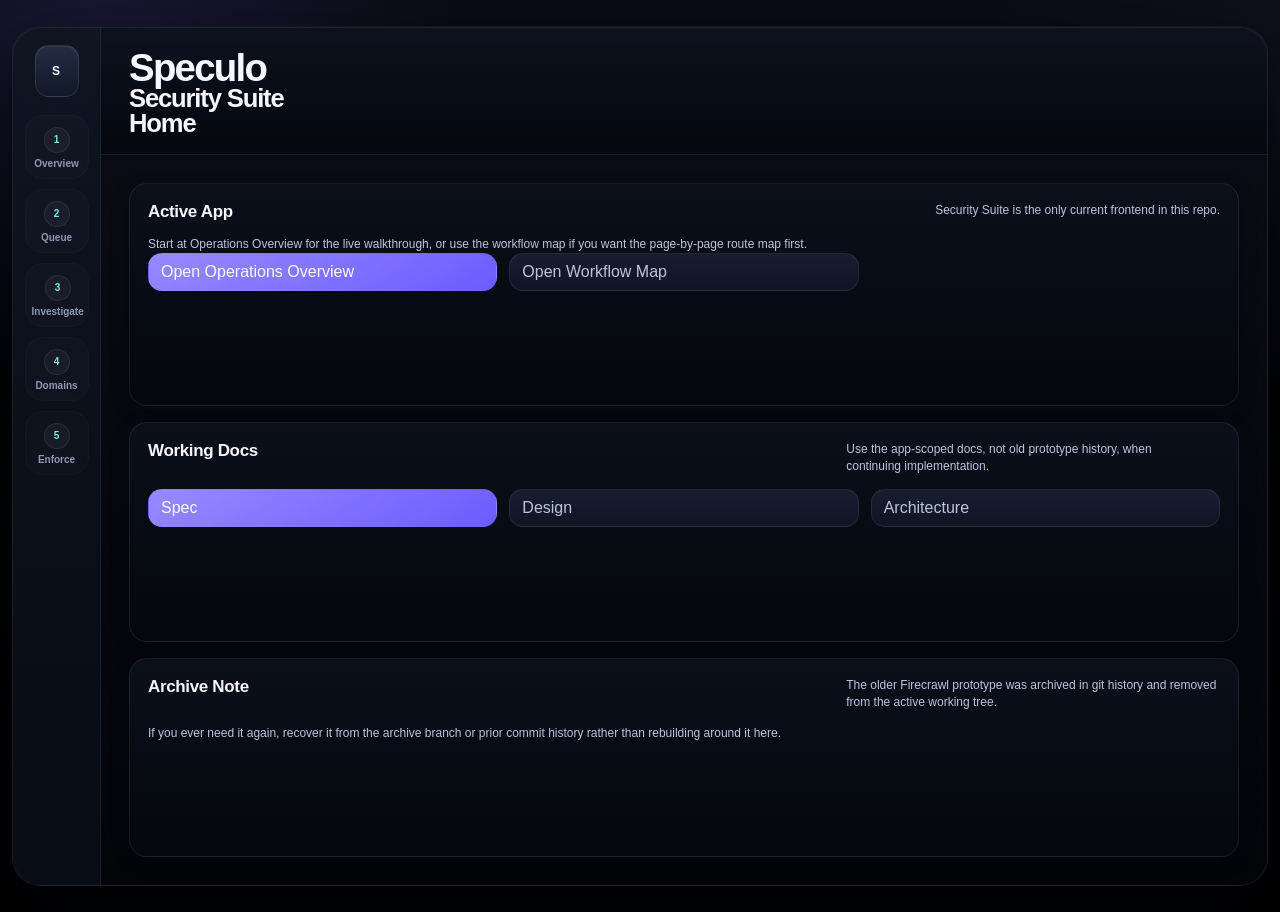
<file: index.html>
<!doctype html>
<html lang="en">
  <head>
    <meta charset="UTF-8" />
    <meta name="viewport" content="width=device-width, initial-scale=1.0" />
    <title>Speculo Security Suite</title>
    <link rel="stylesheet" href="./design-system/saas-security-neon/tokens.css" />
    <link rel="stylesheet" href="./dashboard/security-suite/assets/security-suite.css" />
  </head>
  <body class="theme-saas-security-neon">
    <div class="ss-page">
      <div class="ss-shell">
        <aside class="ss-rail">
          <a class="ss-logo" href="./index.html" aria-label="Speculo Home">S</a>
          <nav class="ss-rail-nav" aria-label="Security Suite pages">
            <a class="ss-icon-link" href="./dashboard/security-suite/security-overview.html" aria-label="Operations Overview"><span class="ss-icon-letter">1</span><span class="ss-icon-text">Overview</span></a>
            <a class="ss-icon-link" href="./dashboard/security-suite/table.html" aria-label="Case Queue"><span class="ss-icon-letter">2</span><span class="ss-icon-text">Queue</span></a>
            <a class="ss-icon-link" href="./dashboard/security-suite/charts.html" aria-label="Case Investigation"><span class="ss-icon-letter">3</span><span class="ss-icon-text">Investigate</span></a>
            <a class="ss-icon-link" href="./dashboard/security-suite/heatmap.html" aria-label="Domain Portfolio"><span class="ss-icon-letter">4</span><span class="ss-icon-text">Domains</span></a>
            <a class="ss-icon-link" href="./dashboard/security-suite/ui-elements.html" aria-label="Enforcement and Vendor Tracker"><span class="ss-icon-letter">5</span><span class="ss-icon-text">Enforce</span></a>
          </nav>
        </aside>

        <main class="ss-main">
          <header class="ss-topbar">
            <div class="ss-topbar-row">
              <div>
                <p class="ss-overview-title-prefix">Speculo</p>
                <h1 class="ss-page-title">Security Suite Home</h1>
              </div>
            </div>
          </header>

          <section class="ss-content ss-grid">
            <article class="ss-card">
              <div class="ss-card-title-row">
                <h2 class="ss-card-title">Active App</h2>
                <p class="ss-subtle">Security Suite is the only current frontend in this repo.</p>
              </div>
              <p class="ss-subtle">
                Start at Operations Overview for the live walkthrough, or use the workflow map if you want the page-by-page route map first.
              </p>
              <div class="ss-kpi-row">
                <a class="ss-link-btn primary" href="./dashboard/security-suite/security-overview.html">Open Operations Overview</a>
                <a class="ss-link-btn" href="./dashboard/security-suite/index.html">Open Workflow Map</a>
              </div>
            </article>

            <article class="ss-card">
              <div class="ss-card-title-row">
                <h2 class="ss-card-title">Working Docs</h2>
                <p class="ss-subtle">Use the app-scoped docs, not old prototype history, when continuing implementation.</p>
              </div>
              <div class="ss-kpi-row">
                <a class="ss-link-btn primary" href="./dashboard/security-suite/docs/spec.md">Spec</a>
                <a class="ss-link-btn" href="./dashboard/security-suite/docs/design.md">Design</a>
                <a class="ss-link-btn" href="./dashboard/security-suite/docs/architecture.md">Architecture</a>
              </div>
            </article>

            <article class="ss-card">
              <div class="ss-card-title-row">
                <h2 class="ss-card-title">Archive Note</h2>
                <p class="ss-subtle">The older Firecrawl prototype was archived in git history and removed from the active working tree.</p>
              </div>
              <p class="ss-subtle">
                If you ever need it again, recover it from the archive branch or prior commit history rather than rebuilding around it here.
              </p>
            </article>
          </section>
        </main>
      </div>
    </div>
  </body>
</html>
</file>
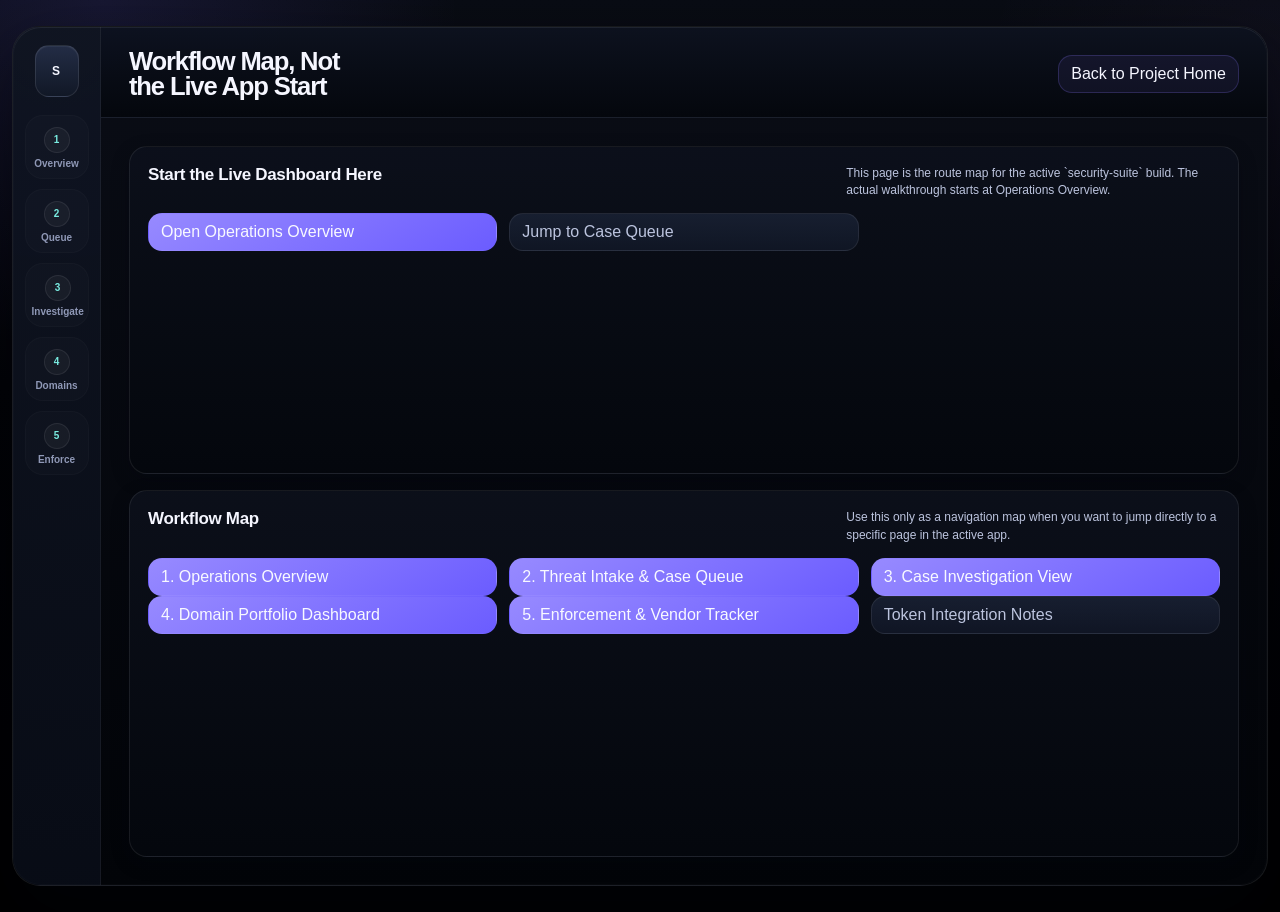
<file: dashboard/security-suite/index.html>
<!doctype html>
<html lang="en">
  <head>
    <meta charset="UTF-8" />
    <meta name="viewport" content="width=device-width, initial-scale=1.0" />
    <title>Brand Protection Control Center — Active Workflow Map</title>
    <link rel="stylesheet" href="../../design-system/saas-security-neon/tokens.css" />
    <link rel="stylesheet" href="./assets/security-suite.css" />
  </head>
  <body class="theme-saas-security-neon">
    <div class="ss-page">
      <div class="ss-shell">
        <aside class="ss-rail">
          <button class="ss-logo" type="button" data-brand-trigger aria-label="About Speculo">S</button>
          <nav class="ss-rail-nav" aria-label="Brand Protection Control Center pages">
            <a class="ss-icon-link" href="./security-overview.html" aria-label="Operations Overview"><span class="ss-icon-letter">1</span><span class="ss-icon-text">Overview</span></a>
            <a class="ss-icon-link" href="./table.html" aria-label="Case Queue"><span class="ss-icon-letter">2</span><span class="ss-icon-text">Queue</span></a>
            <a class="ss-icon-link" href="./charts.html" aria-label="Case Investigation"><span class="ss-icon-letter">3</span><span class="ss-icon-text">Investigate</span></a>
            <a class="ss-icon-link" href="./heatmap.html" aria-label="Domain Portfolio"><span class="ss-icon-letter">4</span><span class="ss-icon-text">Domains</span></a>
            <a class="ss-icon-link" href="./ui-elements.html" aria-label="Enforcement and Vendor Tracker"><span class="ss-icon-letter">5</span><span class="ss-icon-text">Enforce</span></a>
          </nav>
        </aside>

        <main class="ss-main">
          <header class="ss-topbar">
            <div class="ss-topbar-row">
              <div>
                <h1 class="ss-page-title">Workflow Map, Not the Live App Start</h1>
              </div>
              <div class="ss-actions">
                <a class="ss-link-btn ghost" href="../../index.html">Back to Project Home</a>
              </div>
            </div>
          </header>

          <section class="ss-content ss-grid">
            <article class="ss-card">
              <div class="ss-card-title-row">
                <h2 class="ss-card-title">Start the Live Dashboard Here</h2>
                <p class="ss-subtle">This page is the route map for the active `security-suite` build. The actual walkthrough starts at Operations Overview.</p>
              </div>
              <div class="ss-kpi-row">
                <a class="ss-link-btn primary" href="./security-overview.html">Open Operations Overview</a>
                <a class="ss-link-btn" href="./table.html">Jump to Case Queue</a>
              </div>
            </article>

            <article class="ss-card">
              <div class="ss-card-title-row">
                <h2 class="ss-card-title">Workflow Map</h2>
                <p class="ss-subtle">Use this only as a navigation map when you want to jump directly to a specific page in the active app.</p>
              </div>
              <div class="ss-kpi-row">
                <a class="ss-link-btn primary" href="./security-overview.html">1. Operations Overview</a>
                <a class="ss-link-btn primary" href="./table.html">2. Threat Intake &amp; Case Queue</a>
                <a class="ss-link-btn primary" href="./charts.html">3. Case Investigation View</a>
              </div>
              <div class="ss-kpi-row">
                <a class="ss-link-btn primary" href="./heatmap.html">4. Domain Portfolio Dashboard</a>
                <a class="ss-link-btn primary" href="./ui-elements.html">5. Enforcement &amp; Vendor Tracker</a>
                <a class="ss-link-btn" href="../../design-system/saas-security-neon/INTEGRATION.md" target="_blank" rel="noreferrer">Token Integration Notes</a>
              </div>
            </article>
          </section>
        </main>
      </div>
    </div>
  </body>
</html>
</file>
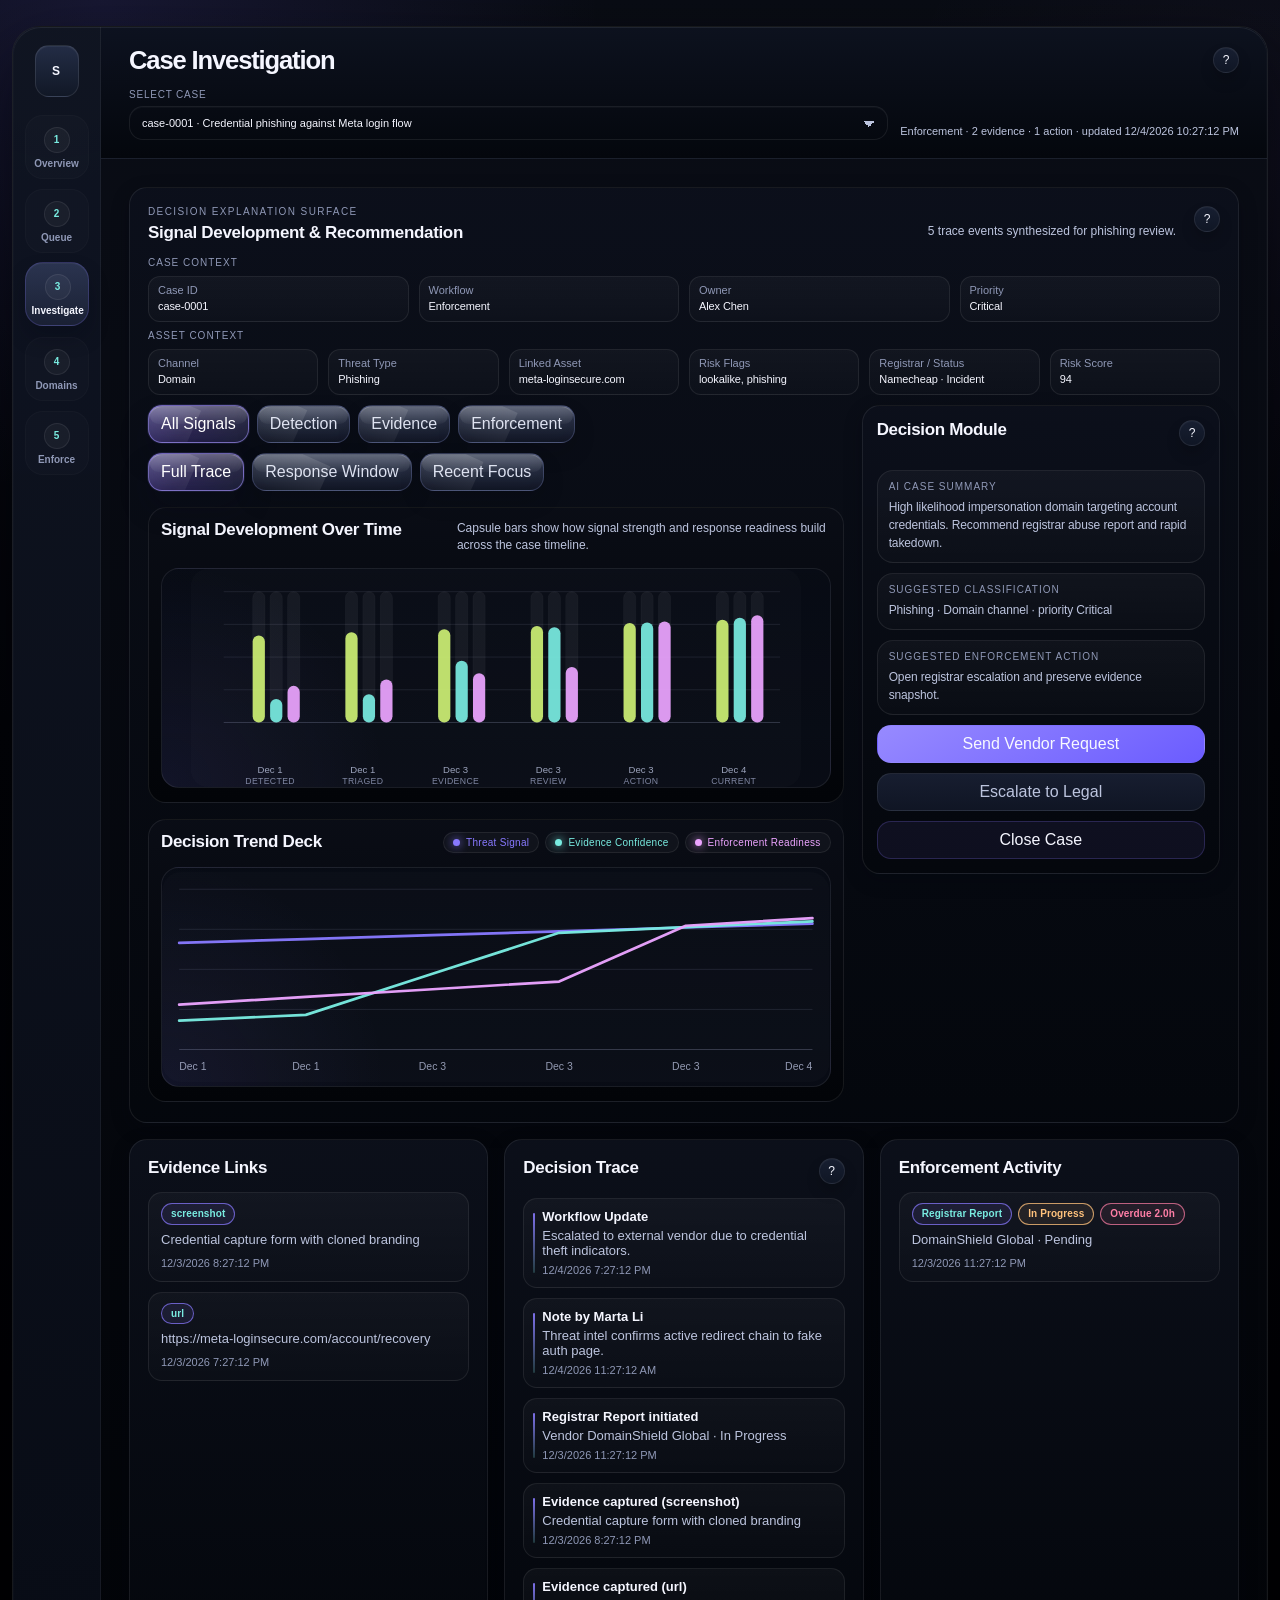
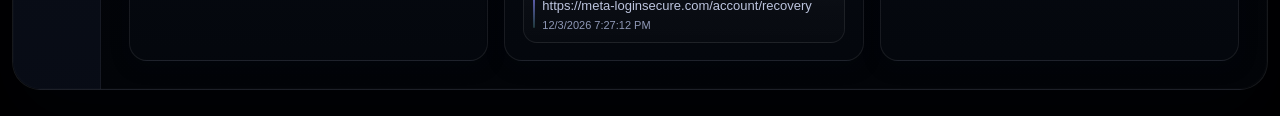
<file: dashboard/security-suite/charts.html>
<!doctype html>
<html lang="en">
  <head>
    <meta charset="UTF-8" />
    <meta name="viewport" content="width=device-width, initial-scale=1.0" />
    <title>Brand Protection Control Center — Case Investigation</title>
    <link rel="stylesheet" href="../../design-system/saas-security-neon/tokens.css" />
    <link rel="stylesheet" href="./assets/security-suite.css" />
  </head>
  <body class="theme-saas-security-neon" data-page="investigation">
    <div class="ss-page">
      <div class="ss-shell">
        <aside class="ss-rail">
          <button class="ss-logo" type="button" data-brand-trigger aria-label="About Speculo">S</button>
          <nav class="ss-rail-nav" aria-label="Brand Protection Control Center pages">
            <a class="ss-icon-link" href="./security-overview.html" aria-label="Operations Overview"><span class="ss-icon-letter">1</span><span class="ss-icon-text">Overview</span></a>
            <a class="ss-icon-link" href="./table.html" aria-label="Case Queue"><span class="ss-icon-letter">2</span><span class="ss-icon-text">Queue</span></a>
            <a class="ss-icon-link is-active" href="./charts.html" aria-label="Case Investigation"><span class="ss-icon-letter">3</span><span class="ss-icon-text">Investigate</span></a>
            <a class="ss-icon-link" href="./heatmap.html" aria-label="Domain Portfolio"><span class="ss-icon-letter">4</span><span class="ss-icon-text">Domains</span></a>
            <a class="ss-icon-link" href="./ui-elements.html" aria-label="Enforcement and Vendor Tracker"><span class="ss-icon-letter">5</span><span class="ss-icon-text">Enforce</span></a>
          </nav>
        </aside>

        <main class="ss-main">
          <header class="ss-topbar">
            <div class="ss-topbar-row">
              <div>
                <h1 class="ss-page-title">Case Investigation</h1>
              </div>
              <div class="ss-actions ss-actions-note ss-actions-note-help">
                <button id="investigation-page-help" class="ss-icon-btn ss-help-btn" type="button" data-explainer-trigger="investigation.page" aria-label="Explain Investigation page">?</button>
              </div>
            </div>
            <div class="ss-topbar-row">
              <div class="ss-controls ss-controls-investigation">
                <label class="ss-field">
                  <span>Select Case</span>
                  <select id="investigation-case-select" class="ss-select"></select>
                </label>
                <p id="investigation-meta" class="ss-subtle ss-topbar-meta"></p>
              </div>
            </div>
          </header>

          <section class="ss-content ss-grid">
            <div id="investigation-empty" class="ss-empty">No case selected. Open a case from the queue to review evidence and actions.</div>

            <div id="investigation-panel" class="ss-grid ss-hidden">
              <article class="ss-card ss-investigation-board">
                <div class="ss-card-head">
                  <div class="ss-card-head-main">
                    <p class="ss-section-kicker">Decision Explanation Surface</p>
                    <div class="ss-card-title-row">
                      <h2 class="ss-card-title">Signal Development &amp; Recommendation</h2>
                      <p id="investigation-board-summary" class="ss-subtle"></p>
                    </div>
                  </div>
                  <button id="investigation-surface-help" class="ss-icon-btn ss-help-btn ss-panel-help-btn" type="button" data-explainer-trigger="investigation.signal_recommendation" aria-label="Explain Signal Development and Recommendation">?</button>
                </div>

                <div class="ss-investigation-context-band">
                  <div>
                    <p class="ss-field-label">Case Context</p>
                    <div id="investigation-case-grid" class="ss-kv-grid ss-kv-grid-compact"></div>
                  </div>
                  <div>
                    <p class="ss-field-label">Asset Context</p>
                    <div id="investigation-asset-grid" class="ss-kv-grid ss-kv-grid-compact"></div>
                  </div>
                </div>

                <div class="ss-investigation-hero-grid">
                  <div class="ss-investigation-analytics">
                    <div class="ss-investigation-control-row">
                      <div class="ss-chip-row">
                        <button class="ss-pill is-active" type="button" data-investigation-mode="all">All Signals</button>
                        <button class="ss-pill" type="button" data-investigation-mode="detection">Detection</button>
                        <button class="ss-pill" type="button" data-investigation-mode="evidence">Evidence</button>
                        <button class="ss-pill" type="button" data-investigation-mode="enforcement">Enforcement</button>
                      </div>
                      <div class="ss-chip-row">
                        <button class="ss-segment is-active" type="button" data-investigation-range="full">Full Trace</button>
                        <button class="ss-segment" type="button" data-investigation-range="response">Response Window</button>
                        <button class="ss-segment" type="button" data-investigation-range="focus">Recent Focus</button>
                      </div>
                    </div>

                    <article class="ss-investigation-chart-card">
                      <div class="ss-card-title-row">
                        <h3 class="ss-card-title">Signal Development Over Time</h3>
                        <p class="ss-subtle">Capsule bars show how signal strength and response readiness build across the case timeline.</p>
                      </div>
                      <div id="investigation-signal-empty" class="ss-hidden" aria-live="polite"></div>
                      <svg id="investigation-signal-bars" class="ss-svg ss-svg-tall" viewBox="0 0 700 250" aria-label="Signal development chart"></svg>
                    </article>

                    <article class="ss-investigation-chart-card">
                      <div class="ss-card-title-row">
                        <h3 class="ss-card-title">Decision Trend Deck</h3>
                        <div class="ss-chip-row ss-chip-row-compact ss-chart-legend">
                          <span class="ss-legend-chip accent-primary">Threat Signal</span>
                          <span class="ss-legend-chip accent-secondary">Evidence Confidence</span>
                          <span class="ss-legend-chip accent-tertiary">Enforcement Readiness</span>
                        </div>
                      </div>
                      <svg id="investigation-trend-chart" class="ss-svg" viewBox="0 0 700 220" aria-label="Decision trend chart"></svg>
                    </article>
                  </div>

                  <aside class="ss-investigation-decision">
                    <article class="ss-card ss-investigation-decision-card">
                      <div class="ss-card-title-row">
                        <h3 class="ss-card-title">Decision Module</h3>
                        <button id="investigation-decision-help" class="ss-icon-btn ss-help-btn ss-panel-help-btn" type="button" data-explainer-trigger="investigation.decision_module" aria-label="Explain Decision Module">?</button>
                      </div>
                      <div class="ss-investigation-ai-block">
                        <p class="ss-field-label">AI Case Summary</p>
                        <p id="investigation-ai-summary" class="ss-subtle ss-queue-detail-copy"></p>
                      </div>
                      <div class="ss-investigation-ai-block">
                        <p class="ss-field-label">Suggested Classification</p>
                        <p id="investigation-ai-category" class="ss-subtle ss-queue-detail-copy"></p>
                      </div>
                      <div class="ss-investigation-ai-block">
                        <p class="ss-field-label">Suggested Enforcement Action</p>
                        <p id="investigation-ai-action" class="ss-subtle ss-queue-detail-copy"></p>
                      </div>
                      <div class="ss-actions ss-actions-stack">
                        <button id="investigation-send-vendor" class="ss-btn primary" type="button">Send Vendor Request</button>
                        <button id="investigation-escalate-legal" class="ss-btn" type="button">Escalate to Legal</button>
                        <button id="investigation-close-case" class="ss-btn ghost" type="button">Close Case</button>
                      </div>
                    </article>
                  </aside>
                </div>
              </article>

              <div class="ss-investigation-support-grid">
                <article class="ss-card">
                  <div class="ss-card-title-row"><h2 class="ss-card-title">Evidence Links</h2></div>
                  <ul id="investigation-evidence" class="ss-list"></ul>
                </article>

                <article class="ss-card">
                  <div class="ss-card-title-row">
                    <h2 class="ss-card-title">Decision Trace</h2>
                    <button id="investigation-trace-help" class="ss-icon-btn ss-help-btn ss-panel-help-btn" type="button" data-explainer-trigger="investigation.decision_trace" aria-label="Explain Decision Trace">?</button>
                  </div>
                  <ol id="investigation-timeline" class="ss-timeline"></ol>
                </article>

                <article class="ss-card">
                  <div class="ss-card-title-row"><h2 class="ss-card-title">Enforcement Activity</h2></div>
                  <ul id="investigation-enforcement-log" class="ss-list"></ul>
                </article>
              </div>
            </div>
          </section>
        </main>
      </div>
    </div>

    <div id="ss-tooltip" class="ss-tooltip ss-hidden" role="status" aria-live="polite"></div>
    <script type="module" src="./assets/security-suite.js"></script>
  </body>
</html>
</file>
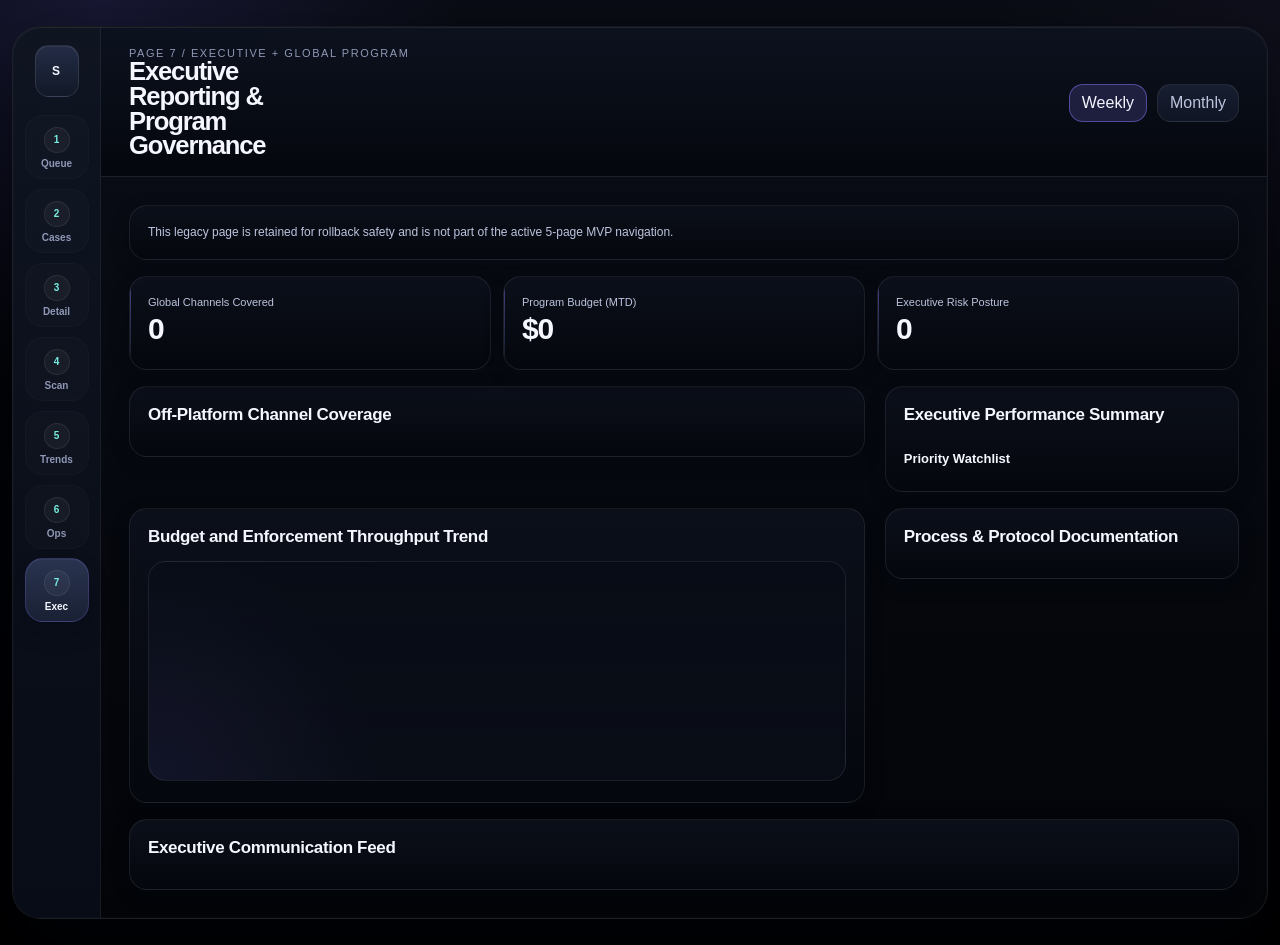
<file: dashboard/security-suite/executive-reporting.html>
<!doctype html>
<html lang="en">
  <head>
    <meta charset="UTF-8" />
    <meta name="viewport" content="width=device-width, initial-scale=1.0" />
    <title>BrandGuard — Executive Reporting & Global Program</title>
    <link rel="stylesheet" href="../../design-system/saas-security-neon/tokens.css" />
    <link rel="stylesheet" href="./assets/security-suite.css" />
  </head>
  <body class="theme-saas-security-neon" data-page="exec">
    <div class="ss-page">
      <div class="ss-shell">
        <aside class="ss-rail">
          <button class="ss-logo" type="button" data-brand-trigger aria-label="About Speculo">S</button>
          <nav class="ss-rail-nav" aria-label="BrandGuard pages">
            <a class="ss-icon-link" href="./table.html" aria-label="Threat Queue"><span class="ss-icon-letter">1</span><span class="ss-icon-text">Queue</span></a>
            <a class="ss-icon-link" href="./security-overview.html" aria-label="Case Management"><span class="ss-icon-letter">2</span><span class="ss-icon-text">Cases</span></a>
            <a class="ss-icon-link" href="./charts.html" aria-label="Case Detail"><span class="ss-icon-letter">3</span><span class="ss-icon-text">Detail</span></a>
            <a class="ss-icon-link" href="./heatmap.html" aria-label="Domain Scan Simulator"><span class="ss-icon-letter">4</span><span class="ss-icon-text">Scan</span></a>
            <a class="ss-icon-link" href="./ui-elements.html" aria-label="Threat Trends"><span class="ss-icon-letter">5</span><span class="ss-icon-text">Trends</span></a>
            <a class="ss-icon-link" href="./vendor-ops.html" aria-label="Vendor and Registrar Ops"><span class="ss-icon-letter">6</span><span class="ss-icon-text">Ops</span></a>
            <a class="ss-icon-link is-active" href="./executive-reporting.html" aria-label="Executive Reporting"><span class="ss-icon-letter">7</span><span class="ss-icon-text">Exec</span></a>
          </nav>
        </aside>

        <main class="ss-main">
          <header class="ss-topbar">
            <div class="ss-topbar-row">
              <div>
                <p class="ss-page-kicker">Page 7 / Executive + Global Program</p>
                <h1 class="ss-page-title">Executive Reporting &amp; Program Governance</h1>
              </div>
              <div class="ss-controls">
                <button id="exec-range-week" class="ss-pill is-active" type="button" data-exec-range="week">Weekly</button>
                <button id="exec-range-month" class="ss-pill" type="button" data-exec-range="month">Monthly</button>
              </div>
            </div>
            <nav class="ss-page-tabs" aria-label="Workflow Pages">
              <a class="ss-page-tab" href="./table.html">1. Threat Queue</a>
              <a class="ss-page-tab" href="./security-overview.html">2. Case Management</a>
              <a class="ss-page-tab" href="./charts.html">3. Case Detail</a>
              <a class="ss-page-tab" href="./heatmap.html">4. Domain Scan</a>
              <a class="ss-page-tab" href="./ui-elements.html">5. Trends</a>
              <a class="ss-page-tab" href="./vendor-ops.html">6. Vendor/Registrar Ops</a>
              <a class="ss-page-tab is-active" href="./executive-reporting.html">7. Executive Reporting</a>
            </nav>
          </header>

          <section class="ss-content ss-grid">
            <div class="ss-kpi-row">
              <article class="ss-card ss-kpi-card"><p class="ss-subtle">Global Channels Covered</p><h2 id="exec-kpi-channels">0</h2></article>
              <article class="ss-card ss-kpi-card"><p class="ss-subtle">Program Budget (MTD)</p><h2 id="exec-kpi-budget">$0</h2></article>
              <article class="ss-card ss-kpi-card"><p class="ss-subtle">Executive Risk Posture</p><h2 id="exec-kpi-posture">0</h2></article>
            </div>

            <div class="ss-two-col ss-two-col-main">
              <article class="ss-card">
                <div class="ss-card-title-row"><h2 class="ss-card-title">Off-Platform Channel Coverage</h2></div>
                <div id="exec-channel-bars" class="ss-bar-list"></div>
              </article>

              <article class="ss-card">
                <div class="ss-card-title-row"><h2 class="ss-card-title">Executive Performance Summary</h2></div>
                <div id="exec-summary-grid" class="ss-kv-grid"></div>
                <h3 class="ss-subtitle">Priority Watchlist</h3>
                <ul id="exec-watchlist" class="ss-list"></ul>
              </article>
            </div>

            <div class="ss-two-col ss-two-col-main">
              <article class="ss-card">
                <div class="ss-card-title-row"><h2 class="ss-card-title">Budget and Enforcement Throughput Trend</h2></div>
                <svg id="exec-budget-line" class="ss-svg" role="img" aria-label="Budget and throughput trend"></svg>
              </article>

              <article class="ss-card">
                <div class="ss-card-title-row"><h2 class="ss-card-title">Process & Protocol Documentation</h2></div>
                <div id="exec-protocol-bars" class="ss-bar-list"></div>
              </article>
            </div>

            <article class="ss-card">
              <div class="ss-card-title-row"><h2 class="ss-card-title">Executive Communication Feed</h2></div>
              <ol id="exec-comms" class="ss-timeline"></ol>
            </article>
          </section>
        </main>
      </div>
    </div>

    <div id="ss-tooltip" class="ss-tooltip ss-hidden" role="status" aria-live="polite"></div>
    <script type="module" src="./assets/security-suite.js"></script>
  </body>
</html>
</file>
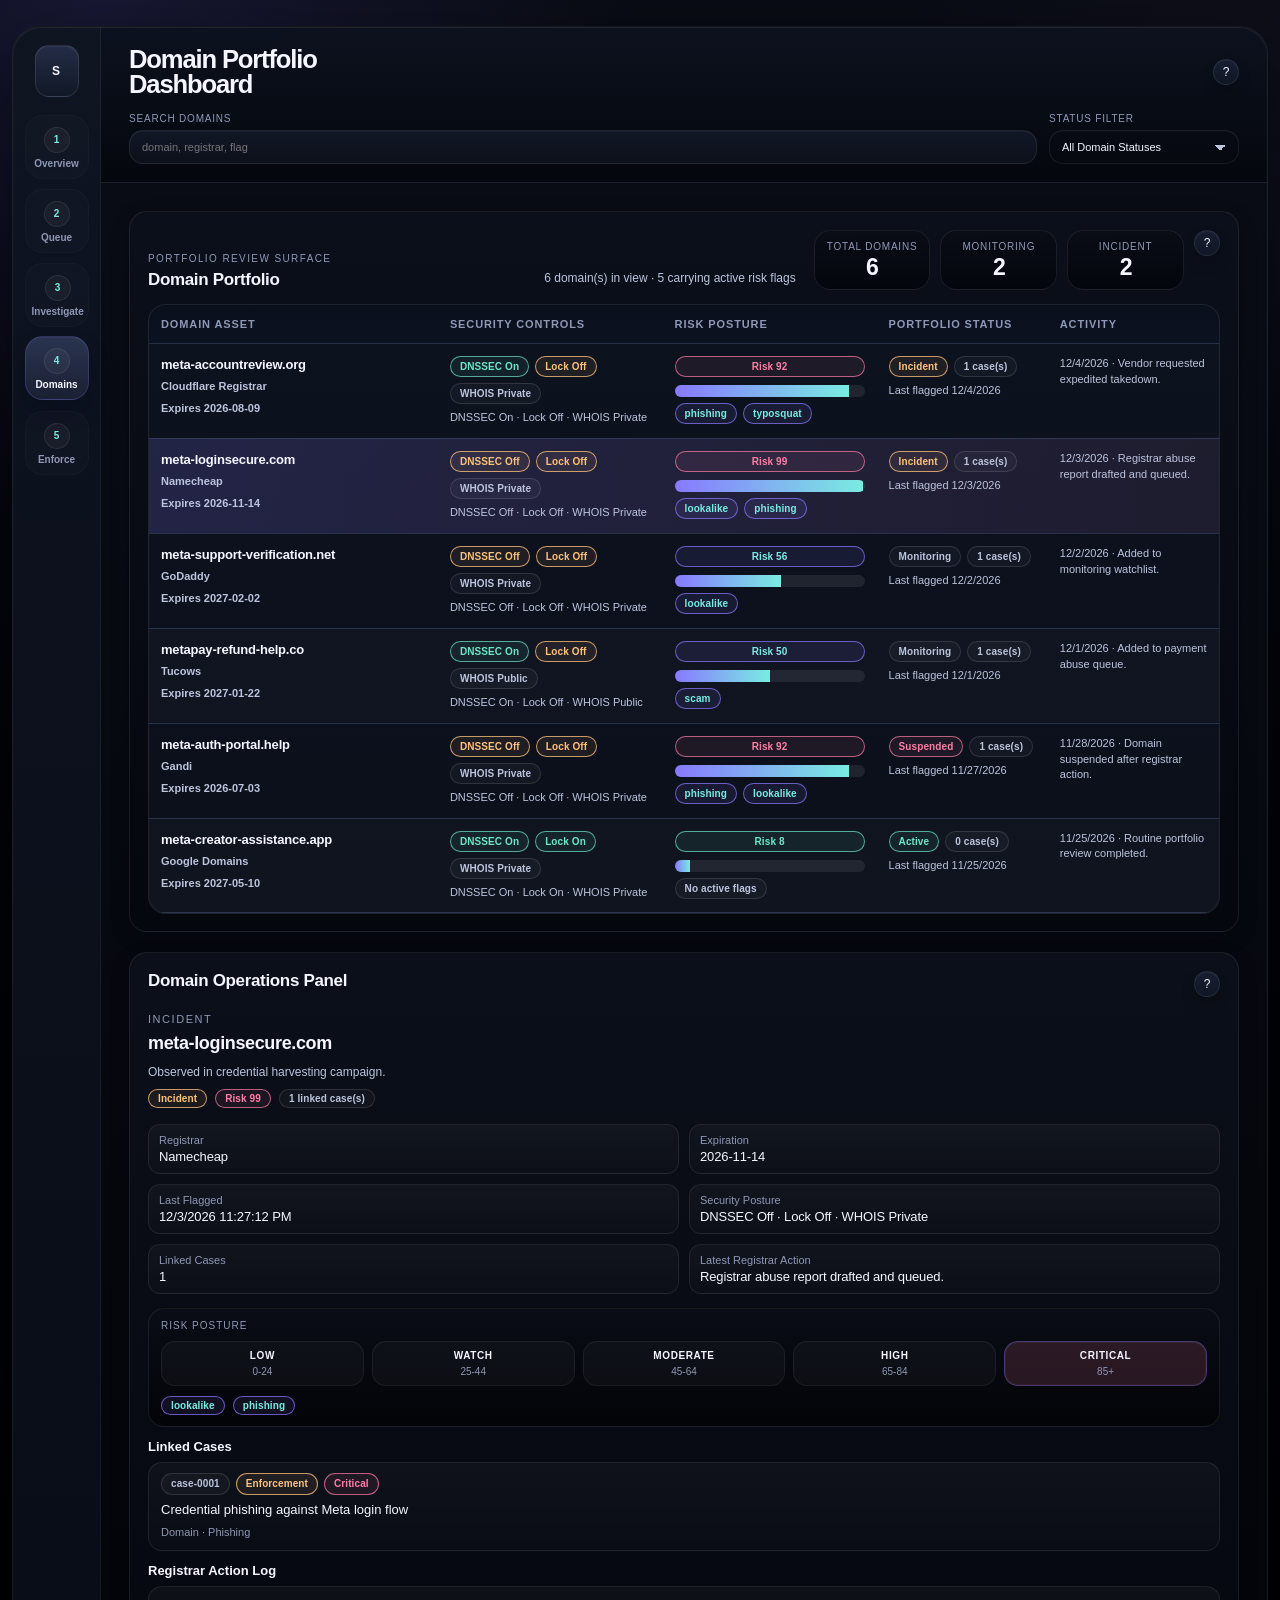
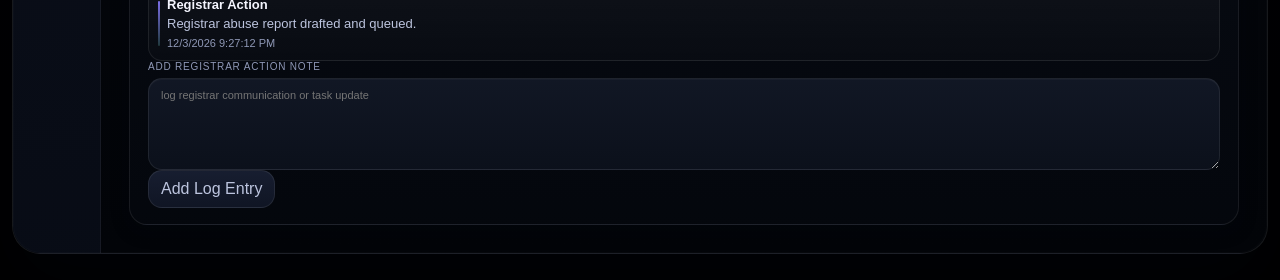
<file: dashboard/security-suite/heatmap.html>
<!doctype html>
<html lang="en">
  <head>
    <meta charset="UTF-8" />
    <meta name="viewport" content="width=device-width, initial-scale=1.0" />
    <title>Brand Protection Control Center — Domain Portfolio</title>
    <link rel="stylesheet" href="../../design-system/saas-security-neon/tokens.css" />
    <link rel="stylesheet" href="./assets/security-suite.css" />
  </head>
  <body class="theme-saas-security-neon" data-page="domains">
    <div class="ss-page">
      <div class="ss-shell">
        <aside class="ss-rail">
          <button class="ss-logo" type="button" data-brand-trigger aria-label="About Speculo">S</button>
          <nav class="ss-rail-nav" aria-label="Brand Protection Control Center pages">
            <a class="ss-icon-link" href="./security-overview.html" aria-label="Operations Overview"><span class="ss-icon-letter">1</span><span class="ss-icon-text">Overview</span></a>
            <a class="ss-icon-link" href="./table.html" aria-label="Case Queue"><span class="ss-icon-letter">2</span><span class="ss-icon-text">Queue</span></a>
            <a class="ss-icon-link" href="./charts.html" aria-label="Case Investigation"><span class="ss-icon-letter">3</span><span class="ss-icon-text">Investigate</span></a>
            <a class="ss-icon-link is-active" href="./heatmap.html" aria-label="Domain Portfolio"><span class="ss-icon-letter">4</span><span class="ss-icon-text">Domains</span></a>
            <a class="ss-icon-link" href="./ui-elements.html" aria-label="Enforcement and Vendor Tracker"><span class="ss-icon-letter">5</span><span class="ss-icon-text">Enforce</span></a>
          </nav>
        </aside>

        <main class="ss-main">
          <header class="ss-topbar">
            <div class="ss-topbar-row">
              <div>
                <h1 class="ss-page-title">Domain Portfolio Dashboard</h1>
              </div>
              <div class="ss-actions ss-actions-note ss-actions-note-help">
                <button id="domains-page-help" class="ss-icon-btn ss-help-btn" type="button" data-explainer-trigger="domains.page" aria-label="Explain Domain Portfolio page">?</button>
              </div>
            </div>
            <div class="ss-topbar-row">
              <div class="ss-controls ss-controls-domains">
                <label class="ss-field">
                  <span>Search Domains</span>
                  <input id="domains-search" class="ss-input" type="search" placeholder="domain, registrar, flag" />
                </label>
                <label class="ss-field">
                  <span>Status Filter</span>
                  <select id="domains-status-filter" class="ss-select"></select>
                </label>
              </div>
            </div>
          </header>

          <section class="ss-content ss-grid">
            <div class="ss-two-col ss-two-col-main ss-domains-layout">
              <article class="ss-card ss-table-card ss-table-card-domains">
                <div class="ss-card-head">
                  <div class="ss-card-head-main">
                    <p class="ss-section-kicker">Portfolio Review Surface</p>
                    <div class="ss-card-title-row">
                      <h2 class="ss-card-title">Domain Portfolio</h2>
                      <p id="domains-summary" class="ss-subtle"></p>
                    </div>
                  </div>
                  <div class="ss-card-head-actions ss-card-head-actions-domains">
                    <div class="ss-inline-stats ss-inline-stats-domains" aria-label="Domain summary">
                      <article class="ss-mini-stat">
                        <span>Total Domains</span>
                        <strong id="domains-kpi-total">0</strong>
                      </article>
                      <article class="ss-mini-stat">
                        <span>Monitoring</span>
                        <strong id="domains-kpi-monitoring">0</strong>
                      </article>
                      <article class="ss-mini-stat">
                        <span>Incident</span>
                        <strong id="domains-kpi-incident">0</strong>
                      </article>
                    </div>
                    <button id="domains-surface-help" class="ss-icon-btn ss-help-btn ss-panel-help-btn" type="button" data-explainer-trigger="domains.portfolio" aria-label="Explain Domain Portfolio">?</button>
                  </div>
                </div>
                <div class="ss-table-wrap ss-table-wrap-domains">
                  <table class="ss-table ss-table-domains">
                    <thead>
                      <tr>
                        <th>Domain Asset</th>
                        <th>Security Controls</th>
                        <th>Risk Posture</th>
                        <th>Portfolio Status</th>
                        <th>Activity</th>
                      </tr>
                    </thead>
                    <tbody id="domains-rows"></tbody>
                  </table>
                </div>
              </article>

              <article class="ss-card ss-domains-detail-card">
                <div class="ss-card-title-row ss-card-title-row-help">
                  <h2 class="ss-card-title">Domain Operations Panel</h2>
                  <div class="ss-card-title-actions">
                    <button id="domains-detail-help" class="ss-icon-btn ss-help-btn ss-panel-help-btn" type="button" data-explainer-trigger="domains.domain_operations_panel" aria-label="Explain Domain Operations Panel">?</button>
                  </div>
                </div>
                <div id="domains-empty" class="ss-empty">Select a domain to inspect risk flags and registrar history.</div>
                <div id="domains-panel" class="ss-hidden">
                  <div class="ss-domains-spotlight">
                    <p id="domains-detail-kicker" class="ss-page-kicker"></p>
                    <h3 id="domains-detail-title" class="ss-queue-detail-title"></h3>
                    <p id="domains-detail-copy" class="ss-subtle ss-queue-detail-copy"></p>
                    <div id="domains-detail-status" class="ss-chip-row"></div>
                  </div>

                  <div id="domains-detail-grid" class="ss-kv-grid ss-kv-grid-compact"></div>

                  <div class="ss-domains-risk-card">
                    <p class="ss-field-label">Risk Posture</p>
                    <div id="domains-risk-scale" class="ss-risk-scale" aria-label="Risk posture scale"></div>
                    <div id="domains-risk-flags" class="ss-chip-row"></div>
                  </div>

                  <h3 class="ss-subtitle">Linked Cases</h3>
                  <ul id="domains-linked-cases" class="ss-list"></ul>

                  <h3 class="ss-subtitle">Registrar Action Log</h3>
                  <ol id="domains-log" class="ss-timeline"></ol>

                  <label class="ss-field">
                    <span>Add Registrar Action Note</span>
                    <textarea id="domains-log-input" class="ss-textarea" rows="3" placeholder="log registrar communication or task update"></textarea>
                  </label>
                  <button id="domains-log-add" class="ss-btn" type="button">Add Log Entry</button>
                </div>
              </article>
            </div>
          </section>
        </main>
      </div>
    </div>

    <div id="ss-tooltip" class="ss-tooltip ss-hidden" role="status" aria-live="polite"></div>
    <script type="module" src="./assets/security-suite.js"></script>
  </body>
</html>
</file>
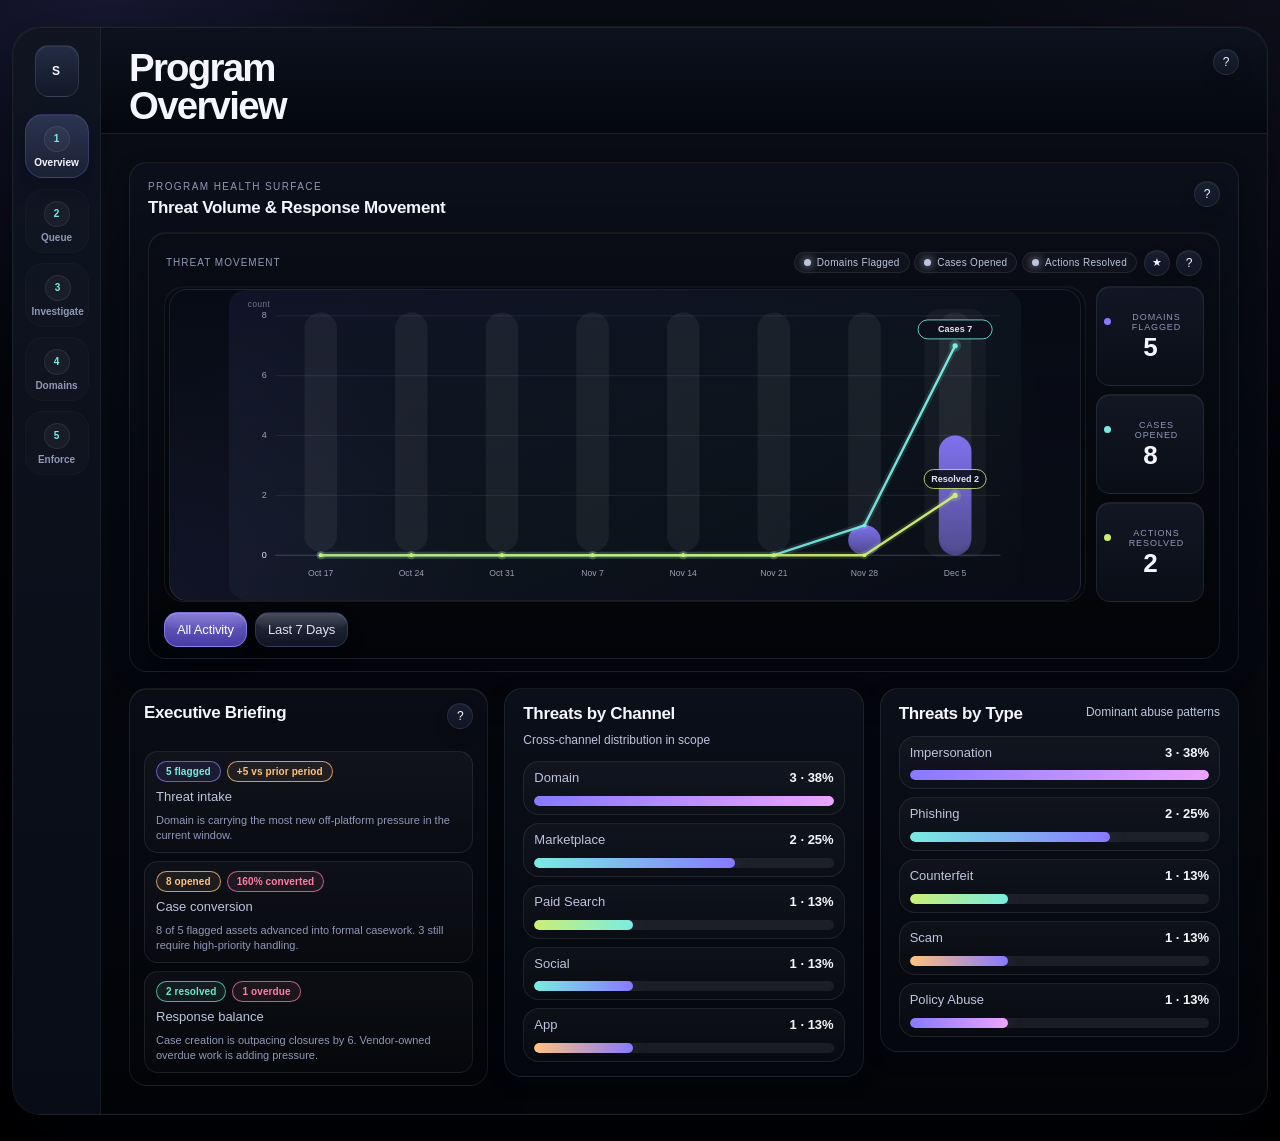
<file: dashboard/security-suite/security-overview.html>
<!doctype html>
<html lang="en">
  <head>
    <meta charset="UTF-8" />
    <meta name="viewport" content="width=device-width, initial-scale=1.0" />
    <title>Brand Protection Control Center — Operations Overview</title>
    <link rel="stylesheet" href="../../design-system/saas-security-neon/tokens.css" />
    <link rel="stylesheet" href="./assets/security-suite.css" />
  </head>
  <body class="theme-saas-security-neon" data-page="overview">
    <div class="ss-page">
      <div class="ss-shell">
        <aside class="ss-rail">
          <button class="ss-logo" type="button" data-brand-trigger aria-label="About Speculo">S</button>
          <nav class="ss-rail-nav" aria-label="Brand Protection Control Center pages">
            <a class="ss-icon-link is-active" href="./security-overview.html" aria-label="Operations Overview"><span class="ss-icon-letter">1</span><span class="ss-icon-text">Overview</span></a>
            <a class="ss-icon-link" href="./table.html" aria-label="Case Queue"><span class="ss-icon-letter">2</span><span class="ss-icon-text">Queue</span></a>
            <a class="ss-icon-link" href="./charts.html" aria-label="Case Investigation"><span class="ss-icon-letter">3</span><span class="ss-icon-text">Investigate</span></a>
            <a class="ss-icon-link" href="./heatmap.html" aria-label="Domain Portfolio"><span class="ss-icon-letter">4</span><span class="ss-icon-text">Domains</span></a>
            <a class="ss-icon-link" href="./ui-elements.html" aria-label="Enforcement and Vendor Tracker"><span class="ss-icon-letter">5</span><span class="ss-icon-text">Enforce</span></a>
          </nav>
        </aside>

        <main class="ss-main">
          <header class="ss-topbar">
            <div class="ss-topbar-row ss-topbar-row-overview-main">
              <div class="ss-topbar-title-block">
                <p class="ss-overview-title-prefix">Program</p>
                <h1 class="ss-page-title">Overview</h1>
              </div>
              <div class="ss-overview-header-actions">
                <button id="overview-page-help" class="ss-icon-btn ss-help-btn" type="button" data-explainer-trigger="overview.page" aria-label="Explain Overview page">?</button>
              </div>
            </div>
          </header>

          <section class="ss-content ss-grid">
            <article class="ss-card ss-overview-hero-card">
              <div class="ss-card-head">
                <div class="ss-card-head-main">
                  <p class="ss-section-kicker">Program Health Surface</p>
                  <div class="ss-card-title-row">
                    <h2 class="ss-card-title">Threat Volume &amp; Response Movement</h2>
                  </div>
                </div>
                <button id="overview-health-help" class="ss-icon-btn ss-help-btn ss-panel-help-btn" type="button" data-explainer-trigger="overview.program_health_surface" aria-label="Explain Program Health Surface">?</button>
              </div>

              <div class="ss-overview-hero-grid">
                <div class="ss-overview-chart-panel">
                  <div class="ss-overview-chart-head">
                    <div class="ss-overview-chart-copy">
                      <p class="ss-field-label">Threat Movement</p>
                    </div>
                    <div class="ss-overview-chart-actions">
                      <div class="ss-chart-legend" role="group" aria-label="Threat movement series">
                        <button class="ss-legend-chip ss-legend-domains" type="button" data-overview-series="domains">Domains Flagged</button>
                        <button class="ss-legend-chip ss-legend-cases" type="button" data-overview-series="cases">Cases Opened</button>
                        <button class="ss-legend-chip ss-legend-closures" type="button" data-overview-series="resolved">Actions Resolved</button>
                      </div>
                      <button id="overview-summary-trigger" class="ss-icon-btn ss-help-btn ss-summary-btn ss-panel-help-btn" type="button" aria-label="Open Program Health summary">★</button>
                      <button id="overview-movement-help" class="ss-icon-btn ss-help-btn ss-panel-help-btn" type="button" data-explainer-trigger="overview.threat_movement" aria-label="Explain Threat Movement">?</button>
                    </div>
                  </div>
                  <div class="ss-overview-chart-body">
                    <div id="overview-chart-stage" class="ss-overview-chart-stage">
                      <svg id="overview-volume-line" class="ss-svg ss-svg-tall" role="img" aria-label="Threat volume and response movement"></svg>
                      <div id="overview-movement-tooltip" class="ss-overview-tooltip" role="status" aria-live="polite" hidden></div>
                    </div>
                    <div id="overview-movement-deltas" class="ss-overview-delta-strip ss-overview-delta-rail" aria-label="Threat movement period deltas"></div>
                  </div>
                  <div class="ss-overview-chart-footer">
                    <div class="ss-controls ss-controls-overview-chart">
                      <button id="overview-range-all" class="ss-pill ss-pill-compact ss-overview-range-pill is-active" type="button" data-overview-range="all">All Activity</button>
                      <button id="overview-range-week" class="ss-pill ss-pill-compact ss-overview-range-pill" type="button" data-overview-range="week">Last 7 Days</button>
                    </div>
                  </div>
                </div>
              </div>
            </article>

            <div class="ss-support-grid ss-support-grid-overview">
              <aside class="ss-overview-briefing">
                <div class="ss-overview-briefing-card">
                  <div class="ss-card-title-row ss-card-title-row-help">
                    <h2 class="ss-card-title">Executive Briefing</h2>
                    <button id="overview-briefing-help" class="ss-icon-btn ss-help-btn ss-panel-help-btn" type="button" data-explainer-trigger="overview.executive_briefing" aria-label="Explain Executive Briefing">?</button>
                  </div>
                  <ul id="overview-watchlist" class="ss-list"></ul>
                </div>
              </aside>

              <article class="ss-card">
                <div class="ss-card-title-row">
                  <h2 class="ss-card-title">Threats by Channel</h2>
                  <p class="ss-subtle">Cross-channel distribution in scope</p>
                </div>
                <div id="overview-channel-bars" class="ss-bar-list"></div>
              </article>

              <article class="ss-card">
                <div class="ss-card-title-row">
                  <h2 class="ss-card-title">Threats by Type</h2>
                  <p class="ss-subtle">Dominant abuse patterns</p>
                </div>
                <div id="overview-type-bars" class="ss-bar-list"></div>
              </article>
            </div>
          </section>
        </main>
      </div>
    </div>

    <div id="ss-tooltip" class="ss-tooltip ss-hidden" role="status" aria-live="polite"></div>
    <script type="module" src="./assets/security-suite.js"></script>
  </body>
</html>
</file>
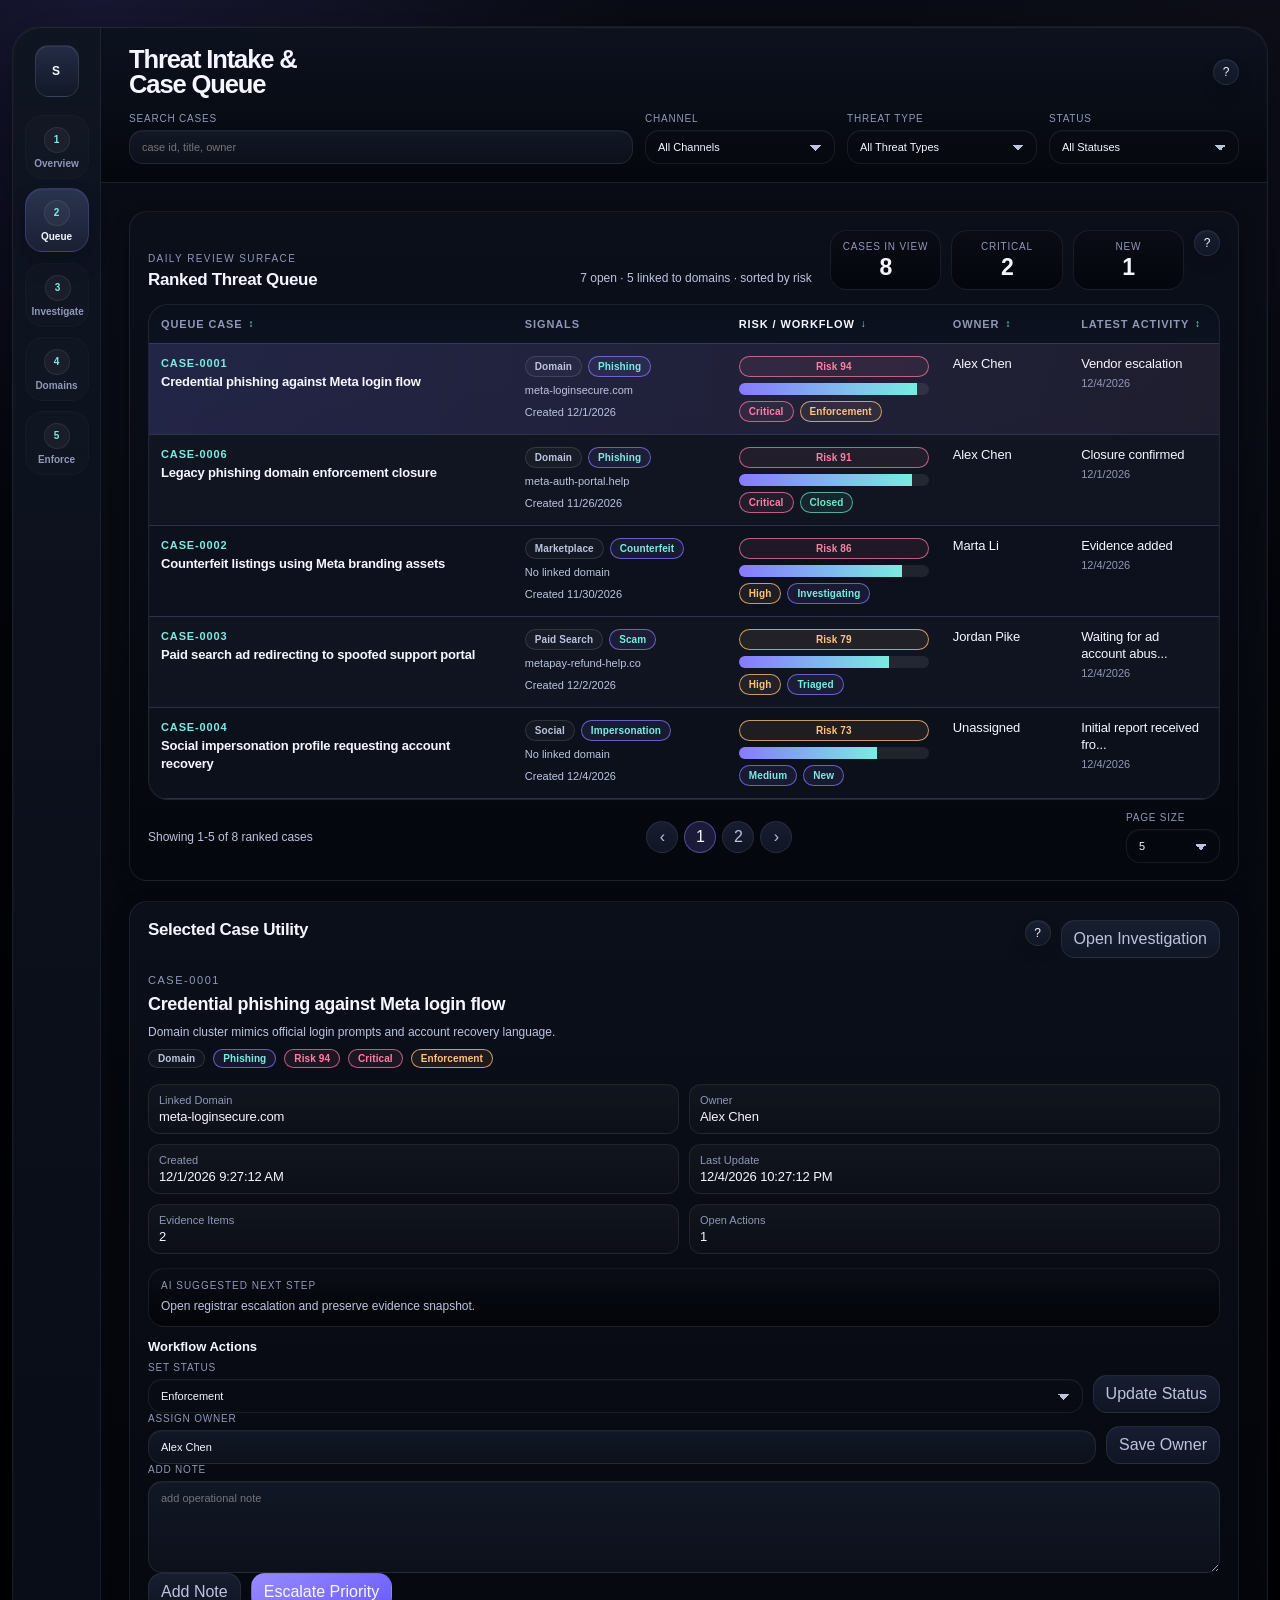
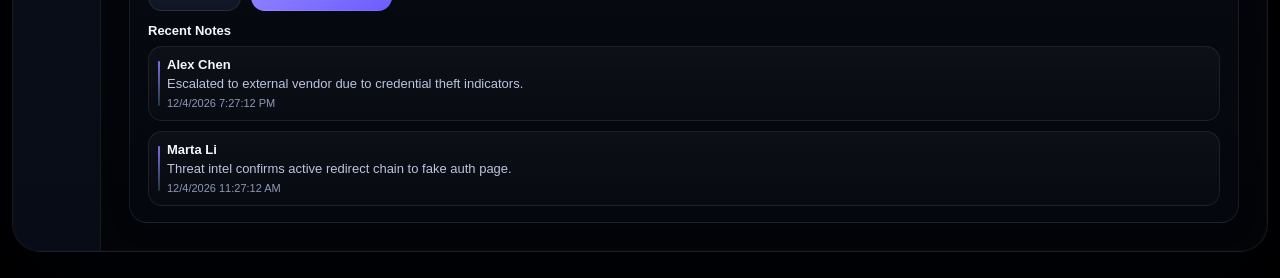
<file: dashboard/security-suite/table.html>
<!doctype html>
<html lang="en">
  <head>
    <meta charset="UTF-8" />
    <meta name="viewport" content="width=device-width, initial-scale=1.0" />
    <title>Brand Protection Control Center — Case Queue</title>
    <link rel="stylesheet" href="../../design-system/saas-security-neon/tokens.css" />
    <link rel="stylesheet" href="./assets/security-suite.css" />
  </head>
  <body class="theme-saas-security-neon" data-page="queue">
    <div class="ss-page">
      <div class="ss-shell">
        <aside class="ss-rail">
          <button class="ss-logo" type="button" data-brand-trigger aria-label="About Speculo">S</button>
          <nav class="ss-rail-nav" aria-label="Brand Protection Control Center pages">
            <a class="ss-icon-link" href="./security-overview.html" aria-label="Operations Overview"><span class="ss-icon-letter">1</span><span class="ss-icon-text">Overview</span></a>
            <a class="ss-icon-link is-active" href="./table.html" aria-label="Case Queue"><span class="ss-icon-letter">2</span><span class="ss-icon-text">Queue</span></a>
            <a class="ss-icon-link" href="./charts.html" aria-label="Case Investigation"><span class="ss-icon-letter">3</span><span class="ss-icon-text">Investigate</span></a>
            <a class="ss-icon-link" href="./heatmap.html" aria-label="Domain Portfolio"><span class="ss-icon-letter">4</span><span class="ss-icon-text">Domains</span></a>
            <a class="ss-icon-link" href="./ui-elements.html" aria-label="Enforcement and Vendor Tracker"><span class="ss-icon-letter">5</span><span class="ss-icon-text">Enforce</span></a>
          </nav>
        </aside>

        <main class="ss-main">
          <header class="ss-topbar">
            <div class="ss-topbar-row">
              <div>
                <h1 class="ss-page-title">Threat Intake &amp; Case Queue</h1>
              </div>
              <div class="ss-actions ss-actions-note ss-actions-note-help">
                <button id="queue-page-help" class="ss-icon-btn ss-help-btn" type="button" data-explainer-trigger="queue.page" aria-label="Explain Queue page">?</button>
              </div>
            </div>
            <div class="ss-topbar-row">
              <div class="ss-controls ss-controls-queue">
                <label class="ss-field">
                  <span>Search Cases</span>
                  <input id="queue-search" class="ss-input" type="search" placeholder="case id, title, owner" />
                </label>
                <label class="ss-field">
                  <span>Channel</span>
                  <select id="queue-channel-filter" class="ss-select"></select>
                </label>
                <label class="ss-field">
                  <span>Threat Type</span>
                  <select id="queue-threat-filter" class="ss-select"></select>
                </label>
                <label class="ss-field">
                  <span>Status</span>
                  <select id="queue-status-filter" class="ss-select"></select>
                </label>
              </div>
            </div>
          </header>

          <section class="ss-content ss-grid">
            <div class="ss-two-col ss-two-col-main ss-queue-layout">
              <article class="ss-card ss-table-card ss-table-card-queue">
                <div class="ss-card-head ss-card-head-queue">
                  <div class="ss-card-head-main">
                    <p class="ss-section-kicker">Daily Review Surface</p>
                    <div class="ss-card-title-row">
                      <h2 class="ss-card-title">Ranked Threat Queue</h2>
                      <p id="queue-summary" class="ss-subtle"></p>
                    </div>
                  </div>
                  <div class="ss-card-head-actions ss-card-head-actions-queue">
                    <div class="ss-inline-stats ss-inline-stats-queue" aria-label="Queue summary">
                      <article class="ss-mini-stat">
                        <span>Cases in View</span>
                        <strong id="queue-kpi-total">0</strong>
                      </article>
                      <article class="ss-mini-stat">
                        <span>Critical</span>
                        <strong id="queue-kpi-critical">0</strong>
                      </article>
                      <article class="ss-mini-stat">
                        <span>New</span>
                        <strong id="queue-kpi-new">0</strong>
                      </article>
                    </div>
                    <button id="queue-surface-help" class="ss-icon-btn ss-help-btn ss-panel-help-btn" type="button" data-explainer-trigger="queue.ranked_threat_queue" aria-label="Explain Ranked Threat Queue">?</button>
                  </div>
                </div>
                <div id="queue-state" class="ss-hidden" aria-live="polite"></div>
                <div class="ss-table-wrap ss-table-wrap-queue">
                  <table class="ss-table ss-table-queue">
                    <thead>
                      <tr>
                        <th>
                          <button class="ss-th-btn ss-th-btn-sort" type="button" data-queue-sort="title">
                            Queue Case
                            <span class="ss-th-arrow" aria-hidden="true">↕</span>
                          </button>
                        </th>
                        <th>Signals</th>
                        <th aria-sort="descending">
                          <button class="ss-th-btn ss-th-btn-sort is-active" type="button" data-queue-sort="risk">
                            Risk / Workflow
                            <span class="ss-th-arrow" aria-hidden="true">↓</span>
                          </button>
                        </th>
                        <th>
                          <button class="ss-th-btn ss-th-btn-sort" type="button" data-queue-sort="owner">
                            Owner
                            <span class="ss-th-arrow" aria-hidden="true">↕</span>
                          </button>
                        </th>
                        <th>
                          <button class="ss-th-btn ss-th-btn-sort" type="button" data-queue-sort="updated">
                            Latest Activity
                            <span class="ss-th-arrow" aria-hidden="true">↕</span>
                          </button>
                        </th>
                      </tr>
                    </thead>
                    <tbody id="queue-rows"></tbody>
                  </table>
                </div>
                <div class="ss-pagination ss-queue-pagination">
                  <p id="queue-page-meta" class="ss-subtle"></p>
                  <div id="queue-page-buttons" class="ss-page-buttons" aria-label="Queue pages"></div>
                  <label class="ss-field ss-field-small">
                    <span>Page Size</span>
                    <select id="queue-page-size" class="ss-select">
                      <option value="5">5</option>
                      <option value="10">10</option>
                      <option value="15">15</option>
                    </select>
                  </label>
                </div>
              </article>

              <article class="ss-card ss-queue-detail-card">
                <div class="ss-card-title-row">
                  <h2 class="ss-card-title">Selected Case Utility</h2>
                  <div class="ss-card-title-actions">
                    <button id="queue-detail-help" class="ss-icon-btn ss-help-btn ss-panel-help-btn" type="button" data-explainer-trigger="queue.selected_case_utility" aria-label="Explain Selected Case Utility">?</button>
                    <a id="queue-open-case" class="ss-link-btn" href="./charts.html">Open Investigation</a>
                  </div>
                </div>
                <div id="queue-selected-empty" class="ss-empty">Select a case row to edit status, owner, notes, and priority.</div>
                <div id="queue-selected-panel" class="ss-hidden">
                  <div class="ss-queue-spotlight">
                    <p id="queue-detail-id" class="ss-page-kicker"></p>
                    <h3 id="queue-detail-title" class="ss-queue-detail-title"></h3>
                    <p id="queue-detail-summary" class="ss-subtle ss-queue-detail-copy"></p>
                    <div id="queue-detail-chips" class="ss-chip-row"></div>
                  </div>

                  <div id="queue-kv-grid" class="ss-kv-grid ss-kv-grid-compact"></div>

                  <div class="ss-queue-ai-card">
                    <p class="ss-field-label">AI Suggested Next Step</p>
                    <p id="queue-detail-ai" class="ss-subtle ss-queue-detail-copy"></p>
                  </div>

                  <h3 class="ss-subtitle">Workflow Actions</h3>
                  <div class="ss-controls ss-controls-stack">
                    <label class="ss-field">
                      <span>Set Status</span>
                      <select id="queue-status-select" class="ss-select"></select>
                    </label>
                    <button id="queue-update-status" class="ss-btn" type="button">Update Status</button>
                  </div>

                  <div class="ss-controls ss-controls-stack">
                    <label class="ss-field">
                      <span>Assign Owner</span>
                      <input id="queue-owner-input" class="ss-input" type="text" placeholder="owner name" />
                    </label>
                    <button id="queue-save-owner" class="ss-btn" type="button">Save Owner</button>
                  </div>

                  <label class="ss-field">
                    <span>Add Note</span>
                    <textarea id="queue-note-input" class="ss-textarea" rows="3" placeholder="add operational note"></textarea>
                  </label>
                  <div class="ss-controls ss-controls-stack">
                    <button id="queue-add-note" class="ss-btn" type="button">Add Note</button>
                    <button id="queue-escalate" class="ss-btn primary" type="button">Escalate Priority</button>
                  </div>

                  <h3 class="ss-subtitle">Recent Notes</h3>
                  <ol id="queue-notes" class="ss-timeline"></ol>
                </div>
              </article>
            </div>
          </section>
        </main>
      </div>
    </div>

    <div id="ss-tooltip" class="ss-tooltip ss-hidden" role="status" aria-live="polite"></div>
    <script type="module" src="./assets/security-suite.js"></script>
  </body>
</html>
</file>
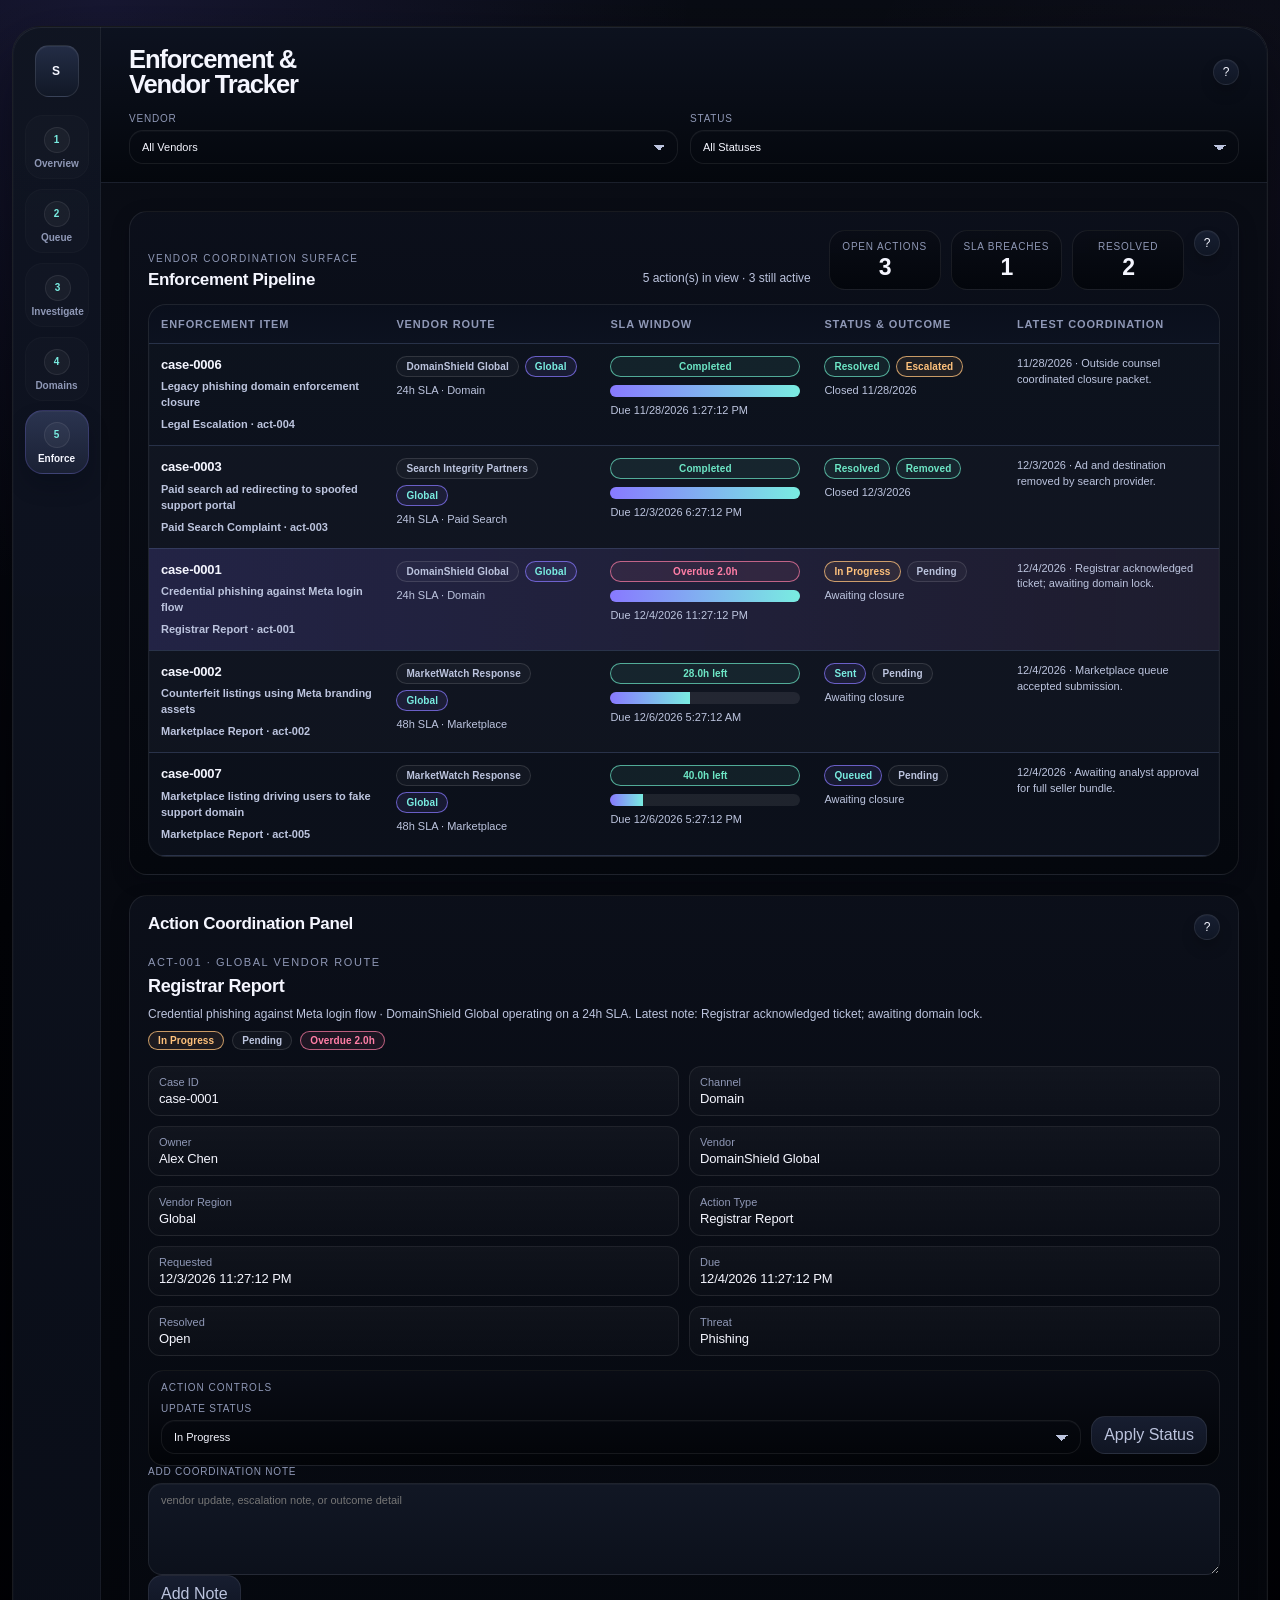
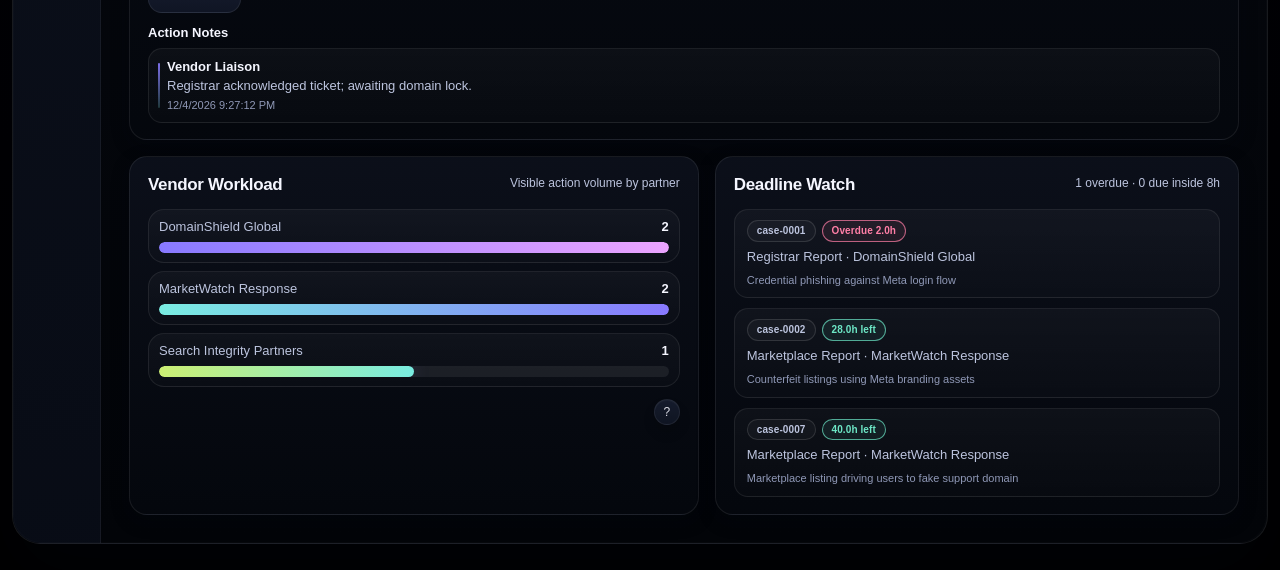
<file: dashboard/security-suite/ui-elements.html>
<!doctype html>
<html lang="en">
  <head>
    <meta charset="UTF-8" />
    <meta name="viewport" content="width=device-width, initial-scale=1.0" />
    <title>Brand Protection Control Center — Enforcement & Vendor Tracker</title>
    <link rel="stylesheet" href="../../design-system/saas-security-neon/tokens.css" />
    <link rel="stylesheet" href="./assets/security-suite.css" />
  </head>
  <body class="theme-saas-security-neon" data-page="enforcement">
    <div class="ss-page">
      <div class="ss-shell">
        <aside class="ss-rail">
          <button class="ss-logo" type="button" data-brand-trigger aria-label="About Speculo">S</button>
          <nav class="ss-rail-nav" aria-label="Brand Protection Control Center pages">
            <a class="ss-icon-link" href="./security-overview.html" aria-label="Operations Overview"><span class="ss-icon-letter">1</span><span class="ss-icon-text">Overview</span></a>
            <a class="ss-icon-link" href="./table.html" aria-label="Case Queue"><span class="ss-icon-letter">2</span><span class="ss-icon-text">Queue</span></a>
            <a class="ss-icon-link" href="./charts.html" aria-label="Case Investigation"><span class="ss-icon-letter">3</span><span class="ss-icon-text">Investigate</span></a>
            <a class="ss-icon-link" href="./heatmap.html" aria-label="Domain Portfolio"><span class="ss-icon-letter">4</span><span class="ss-icon-text">Domains</span></a>
            <a class="ss-icon-link is-active" href="./ui-elements.html" aria-label="Enforcement and Vendor Tracker"><span class="ss-icon-letter">5</span><span class="ss-icon-text">Enforce</span></a>
          </nav>
        </aside>

        <main class="ss-main">
          <header class="ss-topbar">
            <div class="ss-topbar-row">
              <div>
                <h1 class="ss-page-title">Enforcement &amp; Vendor Tracker</h1>
              </div>
              <div class="ss-actions ss-actions-note ss-actions-note-help">
                <button id="enforcement-page-help" class="ss-icon-btn ss-help-btn" type="button" data-explainer-trigger="enforcement.page" aria-label="Explain Enforcement page">?</button>
              </div>
            </div>
            <div class="ss-topbar-row">
              <div class="ss-controls ss-controls-enforcement">
                <label class="ss-field">
                  <span>Vendor</span>
                  <select id="enforcement-vendor-filter" class="ss-select"></select>
                </label>
                <label class="ss-field">
                  <span>Status</span>
                  <select id="enforcement-status-filter" class="ss-select"></select>
                </label>
              </div>
            </div>
          </header>

          <section class="ss-content ss-grid">
            <div class="ss-two-col ss-two-col-main ss-enforcement-layout">
              <article class="ss-card ss-table-card ss-table-card-enforcement">
                <div class="ss-card-head">
                  <div class="ss-card-head-main">
                    <p class="ss-section-kicker">Vendor Coordination Surface</p>
                    <div class="ss-card-title-row">
                      <h2 class="ss-card-title">Enforcement Pipeline</h2>
                      <p id="enforcement-summary" class="ss-subtle"></p>
                    </div>
                  </div>
                  <div class="ss-card-head-actions ss-card-head-actions-enforcement">
                    <div class="ss-inline-stats ss-inline-stats-enforcement" aria-label="Enforcement summary">
                      <article class="ss-mini-stat">
                        <span>Open Actions</span>
                        <strong id="enforcement-kpi-open">0</strong>
                      </article>
                      <article class="ss-mini-stat">
                        <span>SLA Breaches</span>
                        <strong id="enforcement-kpi-breach">0</strong>
                      </article>
                      <article class="ss-mini-stat">
                        <span>Resolved</span>
                        <strong id="enforcement-kpi-resolved">0</strong>
                      </article>
                    </div>
                    <button id="enforcement-surface-help" class="ss-icon-btn ss-help-btn ss-panel-help-btn" type="button" data-explainer-trigger="enforcement.pipeline" aria-label="Explain Enforcement Pipeline">?</button>
                  </div>
                </div>
                <div class="ss-table-wrap ss-table-wrap-enforcement">
                  <table class="ss-table ss-table-enforcement">
                    <thead>
                      <tr>
                        <th>Enforcement Item</th>
                        <th>Vendor Route</th>
                        <th>SLA Window</th>
                        <th>Status &amp; Outcome</th>
                        <th>Latest Coordination</th>
                      </tr>
                    </thead>
                    <tbody id="enforcement-rows"></tbody>
                  </table>
                </div>
              </article>

              <article class="ss-card ss-enforcement-detail-card">
                <div class="ss-card-title-row ss-card-title-row-help">
                  <h2 class="ss-card-title">Action Coordination Panel</h2>
                  <div class="ss-card-title-actions">
                    <button id="enforcement-detail-help" class="ss-icon-btn ss-help-btn ss-panel-help-btn" type="button" data-explainer-trigger="enforcement.action_coordination_panel" aria-label="Explain Action Coordination Panel">?</button>
                  </div>
                </div>
                <div id="enforcement-empty" class="ss-empty">Select an action to update status or add notes.</div>
                <div id="enforcement-panel" class="ss-hidden">
                  <div class="ss-enforcement-spotlight">
                    <p id="enforcement-detail-kicker" class="ss-page-kicker"></p>
                    <h3 id="enforcement-detail-title" class="ss-queue-detail-title"></h3>
                    <p id="enforcement-detail-copy" class="ss-subtle ss-queue-detail-copy"></p>
                    <div id="enforcement-detail-status" class="ss-chip-row"></div>
                  </div>

                  <div id="enforcement-detail-grid" class="ss-kv-grid ss-kv-grid-compact"></div>

                  <div class="ss-enforcement-controls-card">
                    <p class="ss-field-label">Action Controls</p>
                    <div class="ss-controls ss-controls-stack">
                      <label class="ss-field">
                        <span>Update Status</span>
                        <select id="enforcement-next-status" class="ss-select"></select>
                      </label>
                      <button id="enforcement-update-status" class="ss-btn" type="button">Apply Status</button>
                    </div>
                  </div>

                  <label class="ss-field">
                    <span>Add Coordination Note</span>
                    <textarea id="enforcement-note-input" class="ss-textarea" rows="3" placeholder="vendor update, escalation note, or outcome detail"></textarea>
                  </label>
                  <button id="enforcement-add-note" class="ss-btn" type="button">Add Note</button>

                  <h3 class="ss-subtitle">Action Notes</h3>
                  <ol id="enforcement-notes" class="ss-timeline"></ol>
                </div>
              </article>
            </div>

            <div class="ss-support-grid ss-support-grid-enforcement">
              <article class="ss-card">
                <div class="ss-card-title-row">
                  <h2 class="ss-card-title">Vendor Workload</h2>
                  <p class="ss-subtle">Visible action volume by partner</p>
                </div>
                <div id="enforcement-type-bars" class="ss-bar-list"></div>
                <div class="ss-card-quiet-help">
                  <button id="enforcement-meta-help" class="ss-icon-btn ss-help-btn ss-panel-help-btn" type="button" data-explainer-trigger="workflow.meta" aria-label="Explain the full workflow and program manager role">?</button>
                </div>
              </article>

              <article class="ss-card">
                <div class="ss-card-title-row">
                  <h2 class="ss-card-title">Deadline Watch</h2>
                  <p id="enforcement-deadline-summary" class="ss-subtle"></p>
                </div>
                <ul id="enforcement-deadline-list" class="ss-list"></ul>
              </article>
            </div>
          </section>
        </main>
      </div>
    </div>

    <div id="ss-tooltip" class="ss-tooltip ss-hidden" role="status" aria-live="polite"></div>
    <script type="module" src="./assets/security-suite.js"></script>
  </body>
</html>
</file>
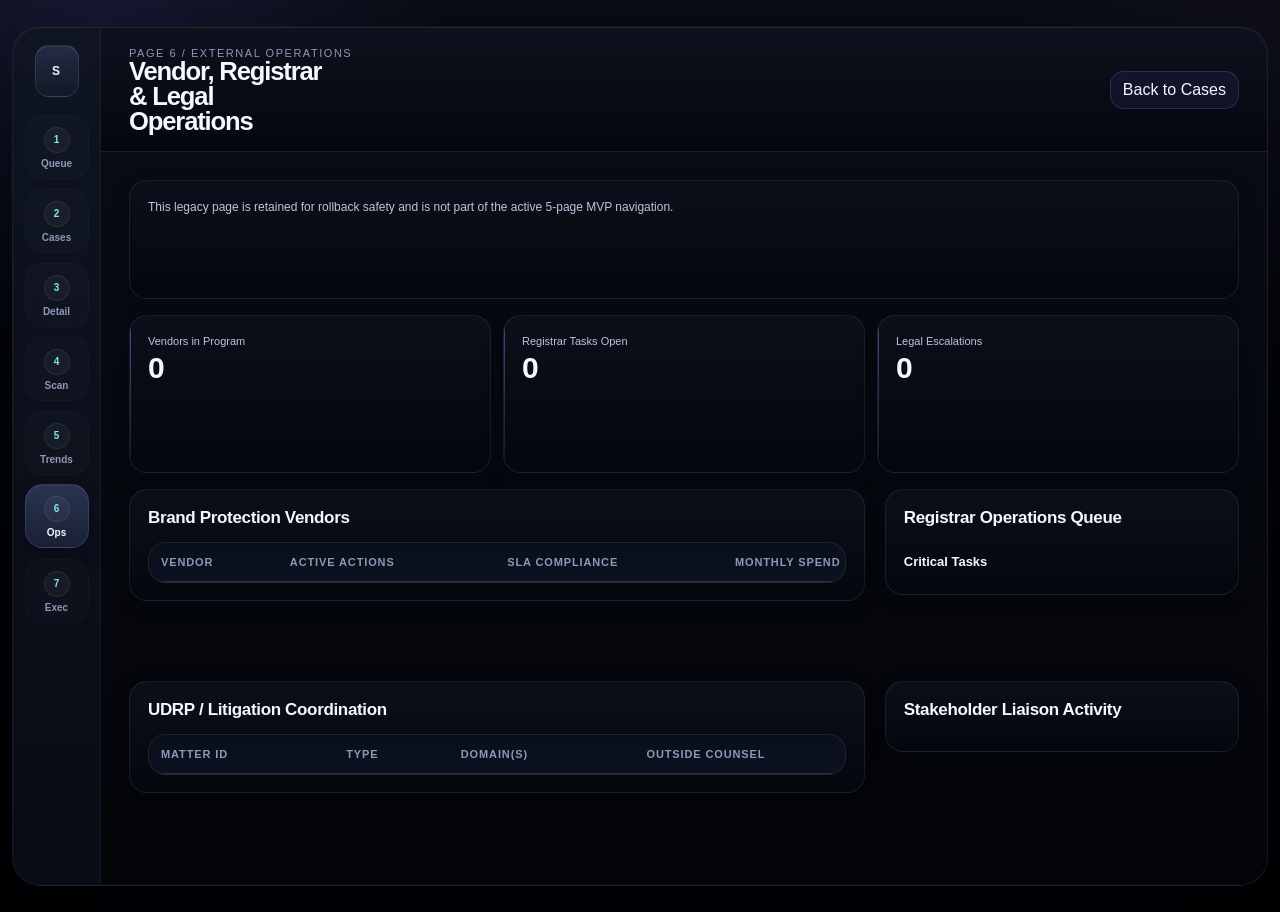
<file: dashboard/security-suite/vendor-ops.html>
<!doctype html>
<html lang="en">
  <head>
    <meta charset="UTF-8" />
    <meta name="viewport" content="width=device-width, initial-scale=1.0" />
    <title>BrandGuard — Vendor, Registrar & Legal Ops</title>
    <link rel="stylesheet" href="../../design-system/saas-security-neon/tokens.css" />
    <link rel="stylesheet" href="./assets/security-suite.css" />
  </head>
  <body class="theme-saas-security-neon" data-page="vendorops">
    <div class="ss-page">
      <div class="ss-shell">
        <aside class="ss-rail">
          <button class="ss-logo" type="button" data-brand-trigger aria-label="About Speculo">S</button>
          <nav class="ss-rail-nav" aria-label="BrandGuard pages">
            <a class="ss-icon-link" href="./table.html" aria-label="Threat Queue"><span class="ss-icon-letter">1</span><span class="ss-icon-text">Queue</span></a>
            <a class="ss-icon-link" href="./security-overview.html" aria-label="Case Management"><span class="ss-icon-letter">2</span><span class="ss-icon-text">Cases</span></a>
            <a class="ss-icon-link" href="./charts.html" aria-label="Case Detail"><span class="ss-icon-letter">3</span><span class="ss-icon-text">Detail</span></a>
            <a class="ss-icon-link" href="./heatmap.html" aria-label="Domain Scan Simulator"><span class="ss-icon-letter">4</span><span class="ss-icon-text">Scan</span></a>
            <a class="ss-icon-link" href="./ui-elements.html" aria-label="Threat Trends"><span class="ss-icon-letter">5</span><span class="ss-icon-text">Trends</span></a>
            <a class="ss-icon-link is-active" href="./vendor-ops.html" aria-label="Vendor and Registrar Ops"><span class="ss-icon-letter">6</span><span class="ss-icon-text">Ops</span></a>
            <a class="ss-icon-link" href="./executive-reporting.html" aria-label="Executive Reporting"><span class="ss-icon-letter">7</span><span class="ss-icon-text">Exec</span></a>
          </nav>
        </aside>

        <main class="ss-main">
          <header class="ss-topbar">
            <div class="ss-topbar-row">
              <div>
                <p class="ss-page-kicker">Page 6 / External Operations</p>
                <h1 class="ss-page-title">Vendor, Registrar &amp; Legal Operations</h1>
              </div>
              <div class="ss-actions">
                <a class="ss-link-btn ghost" href="./security-overview.html">Back to Cases</a>
              </div>
            </div>
            <nav class="ss-page-tabs" aria-label="Workflow Pages">
              <a class="ss-page-tab" href="./table.html">1. Threat Queue</a>
              <a class="ss-page-tab" href="./security-overview.html">2. Case Management</a>
              <a class="ss-page-tab" href="./charts.html">3. Case Detail</a>
              <a class="ss-page-tab" href="./heatmap.html">4. Domain Scan</a>
              <a class="ss-page-tab" href="./ui-elements.html">5. Trends</a>
              <a class="ss-page-tab is-active" href="./vendor-ops.html">6. Vendor/Registrar Ops</a>
              <a class="ss-page-tab" href="./executive-reporting.html">7. Executive Reporting</a>
            </nav>
          </header>

          <section class="ss-content ss-grid">
            <div class="ss-kpi-row">
              <article class="ss-card ss-kpi-card"><p class="ss-subtle">Vendors in Program</p><h2 id="ops-kpi-vendors">0</h2></article>
              <article class="ss-card ss-kpi-card"><p class="ss-subtle">Registrar Tasks Open</p><h2 id="ops-kpi-registrar">0</h2></article>
              <article class="ss-card ss-kpi-card"><p class="ss-subtle">Legal Escalations</p><h2 id="ops-kpi-legal">0</h2></article>
            </div>

            <div class="ss-two-col ss-two-col-main">
              <article class="ss-card">
                <div class="ss-card-title-row">
                  <h2 class="ss-card-title">Brand Protection Vendors</h2>
                  <p id="ops-vendor-summary" class="ss-subtle"></p>
                </div>
                <div class="ss-table-wrap">
                  <table class="ss-table ss-table-wide">
                    <thead>
                      <tr>
                        <th>Vendor</th>
                        <th>Active Actions</th>
                        <th>SLA Compliance</th>
                        <th>Monthly Spend</th>
                        <th>Contract Renewal</th>
                        <th>Status</th>
                      </tr>
                    </thead>
                    <tbody id="ops-vendor-rows"></tbody>
                  </table>
                </div>
              </article>

              <article class="ss-card">
                <div class="ss-card-title-row"><h2 class="ss-card-title">Registrar Operations Queue</h2></div>
                <div id="ops-registrar-bars" class="ss-bar-list"></div>
                <h3 class="ss-subtitle">Critical Tasks</h3>
                <ul id="ops-registrar-list" class="ss-list"></ul>
              </article>
            </div>

            <div class="ss-two-col ss-two-col-main">
              <article class="ss-card">
                <div class="ss-card-title-row"><h2 class="ss-card-title">UDRP / Litigation Coordination</h2></div>
                <div class="ss-table-wrap">
                  <table class="ss-table ss-table-wide">
                    <thead>
                      <tr>
                        <th>Matter ID</th>
                        <th>Type</th>
                        <th>Domain(s)</th>
                        <th>Outside Counsel</th>
                        <th>Stage</th>
                        <th>Next Milestone</th>
                      </tr>
                    </thead>
                    <tbody id="ops-legal-rows"></tbody>
                  </table>
                </div>
              </article>

              <article class="ss-card">
                <div class="ss-card-title-row"><h2 class="ss-card-title">Stakeholder Liaison Activity</h2></div>
                <ol id="ops-liaison" class="ss-timeline"></ol>
              </article>
            </div>
          </section>
        </main>
      </div>
    </div>

    <div id="ss-tooltip" class="ss-tooltip ss-hidden" role="status" aria-live="polite"></div>
    <script type="module" src="./assets/security-suite.js"></script>
  </body>
</html>
</file>
<file: design-system/saas-security-neon/tokens.css>
.theme-saas-security-neon {
  --ss-color-bg: #090d18;
  --ss-color-surface: #141b2b;
  --ss-color-surface-alt: #1d2539;
  --ss-color-surface-elevated: #262f47;
  --ss-color-border: #303a56;
  --ss-color-text-primary: #f5f6ff;
  --ss-color-text-secondary: #bcc4de;
  --ss-color-text-tertiary: #8f98b6;
  --ss-color-accent-primary: #8879ff;
  --ss-color-accent-secondary: #79ece1;
  --ss-color-accent-tertiary: #eca4ff;
  --ss-color-chart-lime: #ccef73;
  --ss-color-warning: #ffc27c;
  --ss-color-danger: #ff7ea6;
  --ss-color-success: #6de7c6;

  --ss-font-family-sans: Manrope, "Avenir Next", "Segoe UI", sans-serif;
  --ss-font-family-display: Sora, "Space Grotesk", Manrope, sans-serif;

  --ss-type-xs: 11px;
  --ss-type-sm: 13px;
  --ss-type-md: 15px;
  --ss-type-lg: 19px;
  --ss-type-xl: 30px;
  --ss-type-display: 56px;

  --ss-weight-regular: 400;
  --ss-weight-medium: 500;
  --ss-weight-semibold: 600;
  --ss-weight-bold: 700;

  --ss-space-1: 4px;
  --ss-space-2: 8px;
  --ss-space-3: 12px;
  --ss-space-4: 16px;
  --ss-space-5: 24px;
  --ss-space-6: 34px;
  --ss-space-7: 42px;
  --ss-space-8: 56px;
  --ss-space-9: 72px;

  --ss-radius-sm: 8px;
  --ss-radius-md: 14px;
  --ss-radius-lg: 18px;
  --ss-radius-xl: 28px;
  --ss-radius-pill: 999px;

  --ss-shadow-subtle: 0 6px 18px rgba(2, 5, 16, 0.3);
  --ss-shadow-medium: 0 18px 42px rgba(2, 5, 16, 0.44);
  --ss-shadow-floating: 0 30px 72px rgba(1, 3, 11, 0.58);

  --ss-motion-fast: 120ms;
  --ss-motion-normal: 220ms;
  --ss-motion-slow: 360ms;
  --ss-motion-easing-standard: cubic-bezier(0.2, 0.8, 0.2, 1);
  --ss-motion-easing-emphasized: cubic-bezier(0.25, 1, 0.4, 1);
}
</file>
<file: dashboard/security-suite/assets/security-suite.css>
:root {
  --ss-page-max: 1440px;
  --ss-rail-width: 88px;
  --ss-focus-ring: 2px solid var(--ss-color-accent-primary);
}

* {
  box-sizing: border-box;
}

html,
body {
  margin: 0;
  min-height: 100%;
}

body {
  font-family: var(--ss-font-family-sans);
  color: var(--ss-color-text-primary);
  background:
    radial-gradient(circle at 8% 0%, rgba(110, 92, 236, 0.14), transparent 24%),
    radial-gradient(circle at 100% 10%, rgba(191, 121, 255, 0.04), transparent 20%),
    linear-gradient(180deg, #090c14 0%, #020306 42%, #000000 100%);
}

a,
button,
input,
select,
textarea {
  font: inherit;
  color: inherit;
}

a {
  text-decoration: none;
}

a:focus-visible,
button:focus-visible,
input:focus-visible,
select:focus-visible,
textarea:focus-visible {
  outline: var(--ss-focus-ring);
  outline-offset: 2px;
}

.ss-page {
  width: min(var(--ss-page-max), calc(100% - var(--ss-space-5)));
  margin: 26px auto;
}

.ss-shell {
  min-height: calc(100vh - 40px);
  border-radius: var(--ss-radius-xl);
  border: 1px solid rgba(255, 255, 255, 0.08);
  background:
    linear-gradient(180deg, rgba(10, 13, 22, 0.985), rgba(2, 4, 8, 0.995)),
    linear-gradient(180deg, rgba(255, 255, 255, 0.012), rgba(255, 255, 255, 0));
  box-shadow: var(--ss-shadow-floating);
  display: grid;
  grid-template-columns: var(--ss-rail-width) 1fr;
  overflow: hidden;
  position: relative;
}

.ss-shell::before {
  content: '';
  position: absolute;
  inset: 0;
  pointer-events: none;
  border-radius: inherit;
  box-shadow:
    inset 0 1px 0 rgba(255, 255, 255, 0.06),
    inset 0 0 0 1px rgba(255, 255, 255, 0.015);
}

.ss-rail {
  border-right: 1px solid rgba(255, 255, 255, 0.06);
  background:
    linear-gradient(180deg, rgba(15, 20, 33, 0.98), rgba(8, 12, 22, 0.98)),
    radial-gradient(circle at 50% 0%, rgba(136, 121, 255, 0.16), transparent 34%);
  padding: 18px 10px;
  display: grid;
  grid-template-rows: auto 1fr;
  gap: 18px;
}

.ss-logo {
  width: 44px;
  height: 52px;
  border-radius: var(--ss-radius-md);
  border: 1px solid rgba(255, 255, 255, 0.1);
  margin: 0 auto;
  display: grid;
  place-items: center;
  background: linear-gradient(180deg, rgba(37, 46, 72, 0.95), rgba(18, 24, 39, 0.95));
  font-size: 12px;
  font-weight: var(--ss-weight-semibold);
  letter-spacing: 0.08em;
  color: var(--ss-color-text-primary);
  box-shadow: inset 0 1px 0 rgba(255, 255, 255, 0.05);
}

button.ss-logo {
  cursor: pointer;
  transition:
    transform var(--ss-motion-fast) var(--ss-motion-easing-standard),
    border-color var(--ss-motion-fast) var(--ss-motion-easing-standard),
    box-shadow var(--ss-motion-fast) var(--ss-motion-easing-standard),
    background var(--ss-motion-fast) var(--ss-motion-easing-standard);
}

button.ss-logo:hover {
  transform: translateY(-1px);
  border-color: rgba(151, 138, 255, 0.28);
  box-shadow:
    inset 0 1px 0 rgba(255, 255, 255, 0.08),
    0 12px 22px rgba(3, 6, 17, 0.2);
}

button.ss-logo[aria-expanded='true'] {
  border-color: rgba(151, 138, 255, 0.34);
  box-shadow:
    inset 0 1px 0 rgba(255, 255, 255, 0.08),
    0 14px 26px rgba(3, 6, 17, 0.24);
}

.ss-brand-popover {
  position: fixed;
  z-index: 30;
  width: 248px;
  border-radius: 16px;
  border: 1px solid rgba(151, 138, 255, 0.16);
  background:
    linear-gradient(180deg, rgba(10, 13, 22, 0.985), rgba(2, 4, 8, 0.995)),
    radial-gradient(circle at 0% 0%, rgba(110, 92, 236, 0.08), transparent 28%);
  box-shadow:
    0 18px 36px rgba(0, 0, 0, 0.35),
    inset 0 1px 0 rgba(255, 255, 255, 0.06);
  padding: 12px 14px 13px;
  display: grid;
  gap: 10px;
  opacity: 0;
  pointer-events: none;
  transform: translateY(-4px);
  transition:
    opacity var(--ss-motion-fast) var(--ss-motion-easing-standard),
    transform var(--ss-motion-fast) var(--ss-motion-easing-standard);
}

.ss-brand-popover.is-open {
  opacity: 1;
  pointer-events: auto;
  transform: translateY(0);
}

.ss-brand-popover-head {
  display: flex;
  align-items: center;
  gap: 8px;
  color: #8ef7d2;
  font-size: 11px;
  letter-spacing: 0.08em;
  text-transform: uppercase;
}

.ss-brand-popover-dot {
  width: 8px;
  height: 8px;
  border-radius: 999px;
  background: linear-gradient(180deg, #8ef7d2, #59c7a0);
  box-shadow: 0 0 12px rgba(142, 247, 210, 0.28);
}

.ss-brand-popover-screen {
  border-radius: 12px;
  border: 1px solid rgba(255, 255, 255, 0.06);
  background:
    linear-gradient(180deg, rgba(6, 9, 16, 0.98), rgba(2, 4, 8, 0.99)),
    linear-gradient(90deg, rgba(142, 247, 210, 0.02), rgba(151, 138, 255, 0.03));
  padding: 12px 12px 11px;
  display: grid;
  gap: 8px;
  font-family: ui-monospace, SFMono-Regular, Menlo, Monaco, Consolas, 'Liberation Mono', monospace;
}

.ss-brand-popover-title {
  margin: 0;
  color: #f5f7ff;
  font-size: 14px;
  letter-spacing: 0.02em;
  text-transform: lowercase;
}

.ss-brand-popover-line {
  margin: 0;
  color: #9bb0d3;
  font-size: 12px;
  line-height: 1.5;
  min-height: 18px;
}

.ss-brand-popover-line::before {
  content: '> ';
  color: #8ef7d2;
}

.ss-brand-cursor {
  display: inline-block;
  width: 7px;
  margin-left: 1px;
  color: #8ef7d2;
  animation: ssBrandBlink 1s steps(1) infinite;
}

@keyframes ssBrandBlink {
  50% {
    opacity: 0;
  }
}

.ss-explainer-popover {
  position: fixed;
  z-index: 32;
  width: min(520px, calc(100vw - 24px));
  max-height: calc(100vh - 24px);
  border-radius: 15px;
  border: 1px solid rgba(255, 255, 255, 0.08);
  background:
    linear-gradient(180deg, rgba(49, 53, 66, 0.98), rgba(29, 32, 40, 0.995));
  box-shadow:
    0 26px 56px rgba(0, 0, 0, 0.46),
    0 0 0 1px rgba(255, 255, 255, 0.025),
    inset 0 1px 0 rgba(255, 255, 255, 0.06);
  overflow: hidden;
  display: grid;
  opacity: 0;
  pointer-events: none;
  transform: translateY(-4px);
  transition:
    opacity var(--ss-motion-fast) var(--ss-motion-easing-standard),
    transform var(--ss-motion-fast) var(--ss-motion-easing-standard);
}

.ss-explainer-popover.is-open {
  opacity: 1;
  pointer-events: auto;
  transform: translateY(0);
}

.ss-explainer-popover-head {
  display: flex;
  align-items: center;
  justify-content: space-between;
  gap: 12px;
  padding: 11px 14px 10px;
  border-bottom: 1px solid rgba(255, 255, 255, 0.06);
  background:
    linear-gradient(180deg, rgba(62, 67, 81, 0.98), rgba(39, 43, 54, 0.98)),
    linear-gradient(90deg, rgba(255, 255, 255, 0.03), rgba(255, 255, 255, 0));
  color: #d4dbeb;
  font-size: 11px;
  letter-spacing: 0.04em;
}

.ss-explainer-popover-head::before {
  content: '';
  width: 30px;
  height: 8px;
  border-radius: 999px;
  background:
    radial-gradient(circle at 4px 50%, rgba(255, 121, 198, 0.86) 0 3px, transparent 3.6px),
    radial-gradient(circle at 15px 50%, rgba(255, 197, 92, 0.82) 0 3px, transparent 3.6px),
    radial-gradient(circle at 26px 50%, rgba(69, 214, 166, 0.84) 0 3px, transparent 3.6px);
  flex: 0 0 auto;
}

.ss-explainer-window-meta {
  min-width: 0;
  display: flex;
  align-items: center;
  gap: 10px;
  margin-right: auto;
}

.ss-explainer-lang {
  color: #e4eaf6;
  font-family: ui-monospace, SFMono-Regular, Menlo, Monaco, Consolas, 'Liberation Mono', monospace;
  font-size: 10.5px;
  letter-spacing: 0.02em;
  text-transform: lowercase;
}

.ss-explainer-file {
  min-width: 0;
  overflow: hidden;
  text-overflow: ellipsis;
  white-space: nowrap;
  font-weight: var(--ss-weight-medium);
  color: #8f9bb5;
  font-family: ui-monospace, SFMono-Regular, Menlo, Monaco, Consolas, 'Liberation Mono', monospace;
}

.ss-explainer-head-mark {
  color: rgba(255, 255, 255, 0.28);
  font-family: ui-monospace, SFMono-Regular, Menlo, Monaco, Consolas, 'Liberation Mono', monospace;
  letter-spacing: 0.04em;
}

.ss-explainer-popover-screen {
  background:
    radial-gradient(circle at top left, rgba(115, 95, 255, 0.045), transparent 34%),
    linear-gradient(180deg, rgba(27, 29, 37, 0.996), rgba(20, 22, 29, 0.996));
  padding: 14px 0 10px;
  display: grid;
  gap: 10px;
  min-height: 0;
  font-family: ui-monospace, SFMono-Regular, Menlo, Monaco, Consolas, 'Liberation Mono', monospace;
}

.ss-explainer-code {
  min-height: 148px;
  display: grid;
  gap: 2px;
  padding: 6px 12px 0;
  max-height: 300px;
  overflow: auto;
  border-top: 1px solid rgba(255, 255, 255, 0.025);
  border-bottom: 1px solid rgba(255, 255, 255, 0.04);
  background:
    linear-gradient(180deg, rgba(16, 18, 24, 0.38), rgba(16, 18, 24, 0)),
    linear-gradient(90deg, rgba(255, 255, 255, 0.01), rgba(255, 255, 255, 0));
}

.ss-explainer-code::-webkit-scrollbar {
  width: 8px;
}

.ss-explainer-code::-webkit-scrollbar-thumb {
  border-radius: 999px;
  background: rgba(136, 121, 255, 0.22);
}

.ss-explainer-code::-webkit-scrollbar-track {
  background: transparent;
}

.ss-code-line {
  display: grid;
  grid-template-columns: 24px 1fr;
  gap: 10px;
  align-items: start;
  font-size: 11.5px;
  line-height: 1.64;
  min-width: 0;
}

.ss-code-line-number {
  color: rgba(148, 155, 176, 0.34);
  text-align: right;
  user-select: none;
}

.ss-code-line-content {
  white-space: pre-wrap;
  word-break: break-word;
  padding-left: calc(var(--ss-code-indent, 0) * 13px);
  min-width: 0;
}

.ss-code-token {
  white-space: pre-wrap;
}

.ss-code-token-key {
  color: #ff7cc6;
}

.ss-code-token-string {
  color: #33dfc6;
}

.ss-code-token-number {
  color: #cca8ff;
}

.ss-code-token-literal {
  color: #ffc47f;
}

.ss-code-token-punct {
  color: #7f8aa3;
}

.ss-explainer-options {
  display: grid;
  gap: 4px;
  padding: 0 12px 2px;
}

.ss-explainer-option {
  width: 100%;
  display: grid;
  grid-template-columns: 54px 1fr;
  gap: 8px;
  align-items: center;
  justify-content: flex-start;
  text-align: left;
  padding: 6px 9px;
  border-radius: 8px;
  border: 1px solid rgba(255, 255, 255, 0.03);
  background: linear-gradient(180deg, rgba(29, 32, 40, 0.52), rgba(22, 24, 31, 0.62));
  color: #cad3e6;
  font-family: ui-monospace, SFMono-Regular, Menlo, Monaco, Consolas, 'Liberation Mono', monospace;
  font-size: 10.25px;
  cursor: pointer;
  transition:
    border-color var(--ss-motion-fast) var(--ss-motion-easing-standard),
    background var(--ss-motion-fast) var(--ss-motion-easing-standard),
    color var(--ss-motion-fast) var(--ss-motion-easing-standard),
    transform var(--ss-motion-fast) var(--ss-motion-easing-standard);
}

.ss-explainer-option:hover,
.ss-explainer-option:focus-visible {
  border-color: rgba(136, 121, 255, 0.34);
  color: #ffffff;
  background: linear-gradient(180deg, rgba(39, 43, 54, 0.86), rgba(28, 31, 40, 0.92));
  transform: translateY(-1px);
}

.ss-explainer-option-index {
  color: #7d89a3;
  font-size: 9.5px;
  letter-spacing: 0.04em;
  text-transform: uppercase;
}

.ss-explainer-option-label {
  color: inherit;
  line-height: 1.32;
  white-space: nowrap;
  overflow: hidden;
  text-overflow: ellipsis;
}

.ss-rail-nav {
  display: grid;
  align-content: start;
  gap: 10px;
}

.ss-icon-link {
  width: 64px;
  min-height: 64px;
  margin: 0 auto;
  border-radius: 18px;
  border: 1px solid rgba(255, 255, 255, 0.02);
  background: rgba(255, 255, 255, 0.015);
  color: var(--ss-color-text-tertiary);
  display: grid;
  align-items: center;
  justify-items: center;
  grid-template-columns: 1fr;
  gap: 4px;
  padding: 10px 6px 9px;
  font-size: var(--ss-type-xs);
  font-weight: var(--ss-weight-semibold);
  text-align: center;
  transition:
    color var(--ss-motion-fast) var(--ss-motion-easing-standard),
    border-color var(--ss-motion-fast) var(--ss-motion-easing-standard),
    background var(--ss-motion-fast) var(--ss-motion-easing-standard),
    transform var(--ss-motion-fast) var(--ss-motion-easing-standard),
    box-shadow var(--ss-motion-fast) var(--ss-motion-easing-standard);
}

.ss-icon-link:hover,
.ss-icon-link.is-active {
  color: var(--ss-color-text-primary);
  background: linear-gradient(180deg, rgba(45, 55, 84, 0.92), rgba(27, 34, 54, 0.92));
  border-color: rgba(136, 121, 255, 0.22);
  box-shadow:
    inset 0 1px 0 rgba(255, 255, 255, 0.04),
    0 12px 20px rgba(4, 7, 18, 0.25);
  transform: translateY(-1px);
}

.ss-icon-letter {
  width: 26px;
  height: 26px;
  border-radius: 999px;
  border: 1px solid rgba(255, 255, 255, 0.08);
  background: rgba(255, 255, 255, 0.04);
  display: grid;
  place-items: center;
  color: var(--ss-color-accent-secondary);
  font-size: 10px;
  font-weight: var(--ss-weight-bold);
}

.ss-icon-text {
  display: block;
  width: 100%;
  font-size: 10px;
  line-height: 1.1;
  max-width: 52px;
  margin: 0 auto;
  text-wrap: balance;
}

.ss-main {
  display: grid;
  grid-template-rows: auto 1fr;
  overflow: hidden;
}

.ss-topbar {
  border-bottom: 1px solid rgba(255, 255, 255, 0.06);
  padding: 20px 28px 18px;
  display: grid;
  gap: 14px;
  background:
    linear-gradient(180deg, rgba(13, 18, 31, 0.98), rgba(4, 7, 13, 0.99)),
    radial-gradient(circle at 0% 0%, rgba(110, 92, 236, 0.06), transparent 20%);
}

.ss-topbar-row {
  display: flex;
  flex-wrap: wrap;
  align-items: center;
  justify-content: space-between;
  gap: 10px 14px;
}

.ss-page-kicker {
  margin: 0;
  font-size: var(--ss-type-xs);
  letter-spacing: 0.14em;
  text-transform: uppercase;
  color: var(--ss-color-text-tertiary);
}

.ss-page-title {
  margin: 0;
  font-family: var(--ss-font-family-display);
  font-size: clamp(24px, 2vw, 42px);
  font-weight: var(--ss-weight-bold);
  letter-spacing: -0.045em;
  line-height: 0.97;
  text-wrap: pretty;
  max-width: 15ch;
}

body[data-page='overview'] .ss-page-title {
  font-size: clamp(34px, 3vw, 60px);
  max-width: 9ch;
}

.ss-actions,
.ss-controls {
  display: flex;
  flex-wrap: wrap;
  gap: 10px;
  align-items: center;
}

.ss-topbar > .ss-topbar-row:last-child {
  padding-top: 2px;
}

.ss-topbar > .ss-topbar-row:last-child .ss-controls {
  gap: 12px;
}

body[data-page='overview'] .ss-topbar {
  gap: 2px;
  padding-bottom: 8px;
}

.ss-topbar-row-overview-main {
  align-items: start;
  justify-content: flex-start;
}

.ss-topbar-title-block {
  display: grid;
  gap: 1px;
  align-content: start;
}

.ss-overview-title-prefix {
  margin: 0;
  color: var(--ss-color-text-primary);
  font-family: var(--ss-font-family-display);
  font-size: clamp(34px, 3vw, 60px);
  font-weight: var(--ss-weight-bold);
  letter-spacing: -0.045em;
  line-height: 0.97;
}

.ss-overview-header-actions {
  margin-left: auto;
  align-self: flex-start;
}

.ss-pill-compact {
  min-height: 34px;
  padding: 7px 11px;
  font-size: 13px;
  letter-spacing: -0.01em;
  border-radius: 13px;
}

.ss-help-btn {
  width: 26px;
  height: 26px;
  padding: 0;
  display: inline-flex;
  align-items: center;
  justify-content: center;
  position: relative;
  border-radius: 999px;
  border-color: rgba(255, 255, 255, 0.06);
  background: linear-gradient(180deg, rgba(12, 13, 16, 0.98), rgba(4, 5, 8, 0.98));
  box-shadow:
    inset 0 1px 0 rgba(255, 255, 255, 0.03),
    0 8px 14px rgba(0, 0, 0, 0.18);
  font-size: 0;
  color: transparent;
  line-height: 1;
}

.ss-help-btn::before {
  content: '?';
  display: block;
  color: var(--ss-color-text-primary);
  font-size: 12px;
  font-weight: 400;
  line-height: 1;
  transform: translateY(-0.5px);
}

.ss-summary-btn::before {
  content: '★';
  font-size: 11px;
  transform: translateY(-0.4px);
}

.ss-summary-btn.is-active {
  border-color: rgba(176, 255, 245, 0.3);
  background: linear-gradient(180deg, rgba(18, 23, 37, 0.98), rgba(8, 11, 19, 0.99));
  box-shadow:
    inset 0 1px 0 rgba(255, 255, 255, 0.05),
    0 10px 18px rgba(0, 0, 0, 0.24),
    0 0 0 1px rgba(118, 246, 227, 0.08);
}

.ss-help-btn:hover,
.ss-help-btn:focus-visible {
  border-color: rgba(255, 255, 255, 0.14);
  background: linear-gradient(180deg, rgba(18, 19, 24, 0.98), rgba(7, 8, 11, 0.99));
  box-shadow:
    inset 0 1px 0 rgba(255, 255, 255, 0.04),
    0 10px 18px rgba(0, 0, 0, 0.22);
}

.ss-panel-help-btn {
  align-self: flex-start;
}

.ss-card-title-row-help {
  align-items: center;
  margin-bottom: 10px;
}

.ss-card-title-row-help .ss-field-label {
  margin-bottom: 0;
}

.ss-actions-note {
  flex: 1 1 320px;
  justify-content: flex-end;
  max-width: min(430px, 100%);
  margin-left: auto;
}

.ss-actions-note-help {
  gap: 10px;
  align-items: center;
}

.ss-actions-note-help .ss-topbar-note {
  margin-left: 0;
}

.ss-topbar-note {
  margin: 0;
  color: var(--ss-color-text-secondary);
  font-size: var(--ss-type-sm);
  line-height: 1.5;
  text-align: right;
  text-wrap: pretty;
  max-width: 42ch;
  margin-left: auto;
}

.ss-controls-queue {
  width: 100%;
  gap: 12px;
  align-items: end;
}

.ss-controls-queue .ss-field:first-child {
  min-width: min(320px, 100%);
  flex: 1 1 320px;
}

.ss-page-tabs {
  display: none;
}

.ss-page-tab {
  border: 1px solid var(--ss-color-border);
  border-radius: var(--ss-radius-pill);
  background: rgba(255, 255, 255, 0.02);
  color: var(--ss-color-text-secondary);
  padding: 6px 10px;
  font-size: var(--ss-type-xs);
  line-height: 1.2;
  transition:
    border-color var(--ss-motion-fast) var(--ss-motion-easing-standard),
    color var(--ss-motion-fast) var(--ss-motion-easing-standard),
    background var(--ss-motion-fast) var(--ss-motion-easing-standard);
}

.ss-page-tab:hover {
  border-color: rgba(122, 109, 255, 0.72);
  color: var(--ss-color-text-primary);
  background: rgba(122, 109, 255, 0.18);
}

.ss-page-tab.is-active {
  border-color: rgba(122, 109, 255, 0.78);
  color: var(--ss-color-text-primary);
  background: rgba(122, 109, 255, 0.24);
}

.ss-btn,
.ss-link-btn,
.ss-pill,
.ss-segment,
.ss-state-toggle,
.ss-page-btn,
.ss-icon-btn {
  border: 1px solid rgba(255, 255, 255, 0.08);
  border-radius: var(--ss-radius-md);
  background: linear-gradient(180deg, rgba(25, 32, 51, 0.92), rgba(17, 23, 38, 0.92));
  color: var(--ss-color-text-secondary);
  padding: 9px 12px;
  cursor: pointer;
  transition:
    transform var(--ss-motion-fast) var(--ss-motion-easing-standard),
    border-color var(--ss-motion-fast) var(--ss-motion-easing-standard),
    color var(--ss-motion-fast) var(--ss-motion-easing-standard),
    background var(--ss-motion-fast) var(--ss-motion-easing-standard),
    box-shadow var(--ss-motion-fast) var(--ss-motion-easing-standard);
}

.ss-btn:hover,
.ss-link-btn:hover,
.ss-pill:hover,
.ss-segment:hover,
.ss-state-toggle:hover,
.ss-page-btn:hover,
.ss-icon-btn:hover {
  border-color: rgba(136, 121, 255, 0.42);
  color: var(--ss-color-text-primary);
  background: linear-gradient(180deg, rgba(34, 43, 66, 0.96), rgba(24, 31, 48, 0.96));
  box-shadow: 0 12px 20px rgba(3, 6, 17, 0.18);
}

.ss-btn:disabled,
.ss-segment:disabled {
  opacity: 0.5;
  cursor: not-allowed;
}

.ss-btn.primary,
.ss-link-btn.primary {
  border-color: transparent;
  color: #f8f9ff;
  background: linear-gradient(150deg, #978aff, #6b5cff);
}

.ss-btn.primary:hover,
.ss-link-btn.primary:hover {
  transform: translateY(-1px);
}

.ss-btn.ghost,
.ss-link-btn.ghost {
  border-color: rgba(136, 121, 255, 0.22);
  color: var(--ss-color-text-primary);
  background: rgba(136, 121, 255, 0.08);
}

.ss-pill.is-active,
.ss-segment.is-active,
.ss-state-toggle.is-active,
.ss-page-btn.is-active {
  border-color: rgba(136, 121, 255, 0.48);
  color: var(--ss-color-text-primary);
  background: rgba(136, 121, 255, 0.18);
}

body[data-page='overview'] .ss-pill,
body[data-page='investigation'] .ss-pill,
body[data-page='investigation'] .ss-segment {
  position: relative;
  overflow: hidden;
  border-color: rgba(164, 177, 255, 0.2);
  background:
    linear-gradient(180deg, rgba(255, 255, 255, 0.08), rgba(255, 255, 255, 0.015)),
    linear-gradient(180deg, rgba(40, 50, 77, 0.94), rgba(17, 23, 38, 0.94));
  box-shadow:
    inset 0 1px 0 rgba(255, 255, 255, 0.18),
    inset 0 -10px 18px rgba(3, 6, 16, 0.18),
    0 10px 22px rgba(3, 6, 17, 0.14);
  color: rgba(236, 240, 255, 0.92);
  backdrop-filter: blur(10px);
  -webkit-backdrop-filter: blur(10px);
}

body[data-page='overview'] .ss-pill {
  background:
    linear-gradient(180deg, rgba(255, 255, 255, 0.08), rgba(255, 255, 255, 0.015)),
    linear-gradient(180deg, rgba(58, 64, 100, 0.94), rgba(35, 40, 68, 0.96));
}

body[data-page='overview'] .ss-pill::before,
body[data-page='investigation'] .ss-pill::before,
body[data-page='investigation'] .ss-segment::before {
  content: '';
  position: absolute;
  inset: 1px 1px auto 1px;
  height: 48%;
  border-radius: inherit;
  background: linear-gradient(180deg, rgba(255, 255, 255, 0.22), rgba(255, 255, 255, 0.03));
  pointer-events: none;
}

body[data-page='overview'] .ss-pill::after,
body[data-page='investigation'] .ss-pill::after,
body[data-page='investigation'] .ss-segment::after {
  content: '';
  position: absolute;
  top: -28%;
  left: -18%;
  width: 62%;
  height: 160%;
  transform: rotate(24deg);
  background: linear-gradient(180deg, rgba(255, 255, 255, 0.14), rgba(255, 255, 255, 0));
  pointer-events: none;
  opacity: 0.8;
}

body[data-page='overview'] .ss-pill::after {
  top: 0;
  left: 0;
  width: 100%;
  height: 100%;
  transform: none;
  background: linear-gradient(180deg, rgba(255, 255, 255, 0.04), rgba(255, 255, 255, 0));
  opacity: 0.35;
}

body[data-page='overview'] .ss-pill:hover,
body[data-page='investigation'] .ss-pill:hover,
body[data-page='investigation'] .ss-segment:hover {
  border-color: rgba(170, 151, 255, 0.44);
  color: #ffffff;
  background:
    linear-gradient(180deg, rgba(255, 255, 255, 0.1), rgba(255, 255, 255, 0.02)),
    linear-gradient(180deg, rgba(53, 64, 98, 0.95), rgba(24, 31, 49, 0.95));
  box-shadow:
    inset 0 1px 0 rgba(255, 255, 255, 0.2),
    inset 0 -10px 18px rgba(3, 6, 16, 0.22),
    0 14px 28px rgba(3, 6, 17, 0.18),
    0 0 0 1px rgba(151, 138, 255, 0.08);
}

body[data-page='overview'] .ss-pill:hover {
  background:
    linear-gradient(180deg, rgba(255, 255, 255, 0.1), rgba(255, 255, 255, 0.02)),
    linear-gradient(180deg, rgba(71, 79, 121, 0.95), rgba(42, 48, 79, 0.96));
}

body[data-page='overview'] .ss-pill.is-active,
body[data-page='investigation'] .ss-pill.is-active,
body[data-page='investigation'] .ss-segment.is-active {
  border-color: rgba(163, 146, 255, 0.58);
  color: #ffffff;
  background:
    linear-gradient(180deg, rgba(255, 255, 255, 0.12), rgba(255, 255, 255, 0.025)),
    linear-gradient(135deg, rgba(100, 87, 186, 0.62), rgba(60, 47, 128, 0.48) 46%, rgba(24, 30, 48, 0.95) 100%);
  box-shadow:
    inset 0 1px 0 rgba(255, 255, 255, 0.24),
    inset 0 -14px 24px rgba(34, 18, 79, 0.2),
    0 16px 30px rgba(8, 10, 28, 0.22),
    0 0 0 1px rgba(151, 138, 255, 0.12);
}

body[data-page='overview'] .ss-pill.is-active {
  background:
    linear-gradient(180deg, rgba(255, 255, 255, 0.12), rgba(255, 255, 255, 0.025)),
    linear-gradient(180deg, rgba(118, 102, 232, 0.9), rgba(86, 71, 194, 0.92));
  box-shadow:
    inset 0 1px 0 rgba(255, 255, 255, 0.24),
    inset 0 -14px 24px rgba(34, 18, 79, 0.18),
    0 16px 30px rgba(8, 10, 28, 0.22),
    0 0 0 1px rgba(151, 138, 255, 0.12);
}

.ss-page-btn {
  width: 32px;
  height: 32px;
  border-radius: 999px;
  padding: 0;
}

.ss-field {
  min-width: 190px;
  display: grid;
  gap: 6px;
  color: var(--ss-color-text-secondary);
  font-size: var(--ss-type-xs);
}

.ss-field-small {
  min-width: 94px;
}

.ss-input,
.ss-select,
.ss-range,
.ss-textarea {
  border: 1px solid rgba(255, 255, 255, 0.08);
  border-radius: var(--ss-radius-md);
  background: linear-gradient(180deg, rgba(18, 24, 38, 0.96), rgba(12, 17, 28, 0.96));
  color: var(--ss-color-text-primary);
  padding: 10px 12px;
  box-shadow: inset 0 1px 0 rgba(255, 255, 255, 0.03);
}

.ss-field > span {
  color: var(--ss-color-text-tertiary);
  font-size: 10px;
  letter-spacing: 0.08em;
  text-transform: uppercase;
}

.ss-textarea {
  resize: vertical;
  min-height: 92px;
}

.ss-select {
  appearance: none;
  background-image:
    linear-gradient(45deg, transparent 50%, var(--ss-color-text-secondary) 50%),
    linear-gradient(135deg, var(--ss-color-text-secondary) 50%, transparent 50%);
  background-position:
    calc(100% - 18px) 14px,
    calc(100% - 12px) 14px;
  background-size: 6px 6px;
  background-repeat: no-repeat;
  padding-right: 28px;
}

.ss-content {
  overflow: auto;
  padding: 28px;
}

.ss-grid {
  display: grid;
  gap: var(--ss-space-4);
}

.ss-two-col {
  display: grid;
  gap: 20px;
  grid-template-columns: 1.15fr 0.85fr;
}

.ss-two-col-main {
  align-items: start;
  grid-template-columns: minmax(0, 1.35fr) minmax(320px, 0.65fr);
}

.ss-card {
  border: 1px solid rgba(255, 255, 255, 0.08);
  border-radius: var(--ss-radius-lg);
  background:
    linear-gradient(180deg, rgba(12, 16, 27, 0.95), rgba(4, 7, 13, 0.975)),
    linear-gradient(180deg, rgba(255, 255, 255, 0.012), rgba(255, 255, 255, 0));
  box-shadow: var(--ss-shadow-subtle);
  padding: 18px 18px 17px;
}

.ss-card-title-row {
  display: flex;
  justify-content: space-between;
  align-items: flex-start;
  gap: var(--ss-space-2);
  flex-wrap: wrap;
  margin-bottom: 14px;
}

.ss-card-title-row .ss-subtle {
  max-width: 56ch;
  line-height: 1.45;
  text-wrap: pretty;
}

.ss-card-title-actions {
  display: flex;
  align-items: center;
  gap: 10px;
}

.ss-card-quiet-help {
  display: flex;
  justify-content: flex-end;
  margin-top: 12px;
  opacity: 0.9;
}

.ss-card-title {
  margin: 0;
  font-family: var(--ss-font-family-display);
  font-size: 17px;
  letter-spacing: -0.02em;
}

.ss-card-head {
  display: flex;
  justify-content: space-between;
  align-items: end;
  gap: 18px;
  flex-wrap: wrap;
  margin-bottom: 14px;
}

.ss-card-head .ss-card-title-row {
  margin-bottom: 0;
}

.ss-card-head-main {
  min-width: 0;
  flex: 1 1 320px;
}

.ss-card-head-actions {
  display: flex;
  align-items: center;
  gap: 10px;
}

.ss-card-head-actions-queue {
  margin-left: auto;
}

.ss-card-head-actions-enforcement {
  margin-left: auto;
}

.ss-card-head-actions-domains {
  margin-left: auto;
}

.ss-section-kicker {
  margin: 0 0 6px;
  color: var(--ss-color-text-tertiary);
  font-size: 10px;
  letter-spacing: 0.14em;
  text-transform: uppercase;
}

.ss-inline-stats {
  display: grid;
  gap: 10px;
}

.ss-inline-stats-queue {
  grid-template-columns: repeat(3, minmax(84px, 1fr));
  min-width: min(100%, 332px);
}

.ss-mini-stat {
  min-width: 0;
  border: 1px solid rgba(255, 255, 255, 0.08);
  border-radius: 16px;
  background:
    linear-gradient(180deg, rgba(10, 13, 22, 0.97), rgba(3, 6, 12, 0.985)),
    linear-gradient(90deg, rgba(136, 121, 255, 0.08), rgba(121, 236, 225, 0.04));
  padding: 10px 12px;
  display: grid;
  gap: 5px;
  justify-items: center;
  text-align: center;
}

.ss-mini-stat span {
  color: var(--ss-color-text-tertiary);
  font-size: 10px;
  letter-spacing: 0.08em;
  text-transform: uppercase;
}

.ss-mini-stat strong {
  color: var(--ss-color-text-primary);
  font-family: var(--ss-font-family-display);
  font-size: clamp(22px, 1.8vw, 28px);
  line-height: 0.95;
  letter-spacing: -0.04em;
}

.ss-subtle {
  margin: 0;
  color: var(--ss-color-text-secondary);
  font-size: 12px;
  line-height: 1.45;
}

.ss-subtitle {
  margin: var(--ss-space-3) 0 var(--ss-space-2);
  color: var(--ss-color-text-primary);
  font-size: var(--ss-type-sm);
}

.ss-kpi-row {
  display: grid;
  gap: 12px;
  grid-template-columns: repeat(3, minmax(0, 1fr));
}

.ss-kpi-card {
  min-height: 94px;
  position: relative;
  overflow: hidden;
}

.ss-kpi-card::before {
  content: '';
  position: absolute;
  inset: 0 auto 0 0;
  width: 1px;
  background: linear-gradient(180deg, rgba(136, 121, 255, 0.5), rgba(121, 236, 225, 0.08));
}

.ss-kpi-card .ss-subtle {
  font-size: 11px;
  line-height: 1.3;
}

.ss-kpi-card h2 {
  margin: 6px 0 0;
  font-family: var(--ss-font-family-display);
  font-size: clamp(30px, 2vw, 40px);
  line-height: 0.95;
  letter-spacing: -0.04em;
}

.ss-kpi-compact .ss-kpi-card h2 {
  font-size: clamp(28px, 1.7vw, 36px);
}

.ss-table-wrap {
  border: 1px solid rgba(255, 255, 255, 0.08);
  border-radius: 18px;
  overflow: auto;
  background: linear-gradient(180deg, rgba(14, 19, 31, 0.92), rgba(12, 17, 28, 0.94));
  box-shadow:
    inset 0 1px 0 rgba(255, 255, 255, 0.03),
    inset 0 0 0 1px rgba(255, 255, 255, 0.015);
}

.ss-table {
  width: 100%;
  border-collapse: collapse;
  min-width: 760px;
}

.ss-table-wide {
  min-width: 1180px;
}

.ss-table th,
.ss-table td {
  padding: 12px 12px;
  border-bottom: 1px solid rgba(69, 84, 119, 0.48);
  text-align: left;
  font-size: var(--ss-type-sm);
  line-height: 1.3;
  vertical-align: top;
  overflow-wrap: anywhere;
}

.ss-table th {
  text-transform: uppercase;
  letter-spacing: 0.08em;
  font-size: 11px;
  position: sticky;
  top: 0;
  z-index: 1;
  color: var(--ss-color-text-tertiary);
  background: linear-gradient(180deg, rgba(10, 15, 28, 0.98), rgba(12, 18, 32, 0.96));
}

.ss-th-btn {
  border: none;
  background: transparent;
  color: inherit;
  cursor: pointer;
  padding: 0;
}

.ss-table tbody tr {
  transition: background var(--ss-motion-fast) var(--ss-motion-easing-standard);
}

.ss-table tbody tr:nth-child(even) {
  background: rgba(255, 255, 255, 0.015);
}

.ss-table tbody tr:hover,
.ss-table tbody tr.is-selected {
  background: linear-gradient(90deg, rgba(136, 121, 255, 0.18), rgba(236, 164, 255, 0.08));
}

.ss-table td:first-child {
  font-weight: var(--ss-weight-semibold);
  color: var(--ss-color-text-primary);
}

.ss-th-btn-sort {
  display: inline-flex;
  align-items: center;
  gap: 6px;
  font-size: inherit;
  letter-spacing: inherit;
  text-transform: inherit;
}

.ss-th-btn-sort.is-active {
  color: var(--ss-color-text-primary);
}

.ss-th-arrow {
  color: var(--ss-color-accent-secondary);
  font-size: 10px;
}

.ss-table-queue {
  min-width: 0;
  table-layout: fixed;
}

.ss-table-wrap-queue {
  border-radius: 20px;
}

.ss-table-queue th:nth-child(1),
.ss-table-queue td:nth-child(1) {
  width: 34%;
}

.ss-table-queue th:nth-child(2),
.ss-table-queue td:nth-child(2) {
  width: 20%;
}

.ss-table-queue th:nth-child(3),
.ss-table-queue td:nth-child(3) {
  width: 20%;
}

.ss-table-queue th:nth-child(4),
.ss-table-queue td:nth-child(4) {
  width: 12%;
}

.ss-table-queue th:nth-child(5),
.ss-table-queue td:nth-child(5) {
  width: 14%;
}

.ss-case-cell,
.ss-signal-stack,
.ss-owner-cell,
.ss-note-preview,
.ss-risk-stack,
.ss-status-stack {
  display: grid;
  gap: 6px;
}

.ss-case-id {
  color: var(--ss-color-accent-secondary);
  font-size: var(--ss-type-xs);
  letter-spacing: 0.08em;
  text-transform: uppercase;
}

.ss-case-title {
  color: var(--ss-color-text-primary);
  font-size: var(--ss-type-sm);
  line-height: 1.35;
}

.ss-case-summary,
.ss-cell-meta {
  margin: 0;
  color: var(--ss-color-text-secondary);
  font-size: var(--ss-type-xs);
  line-height: 1.45;
}

.ss-chip-row.ss-chip-row-compact {
  gap: 6px;
}

.ss-risk-stack {
  min-width: 154px;
}

.ss-progress-micro {
  height: 8px;
}

.ss-status-stack {
  align-content: start;
}

.ss-owner-cell strong,
.ss-note-preview strong {
  color: var(--ss-color-text-primary);
  font-size: var(--ss-type-sm);
}

.ss-note-preview p {
  margin: 0;
  color: var(--ss-color-text-secondary);
  font-size: var(--ss-type-xs);
  line-height: 1.45;
}

.ss-queue-pagination {
  align-items: end;
}

.ss-queue-layout {
  grid-template-columns: 1fr;
}

.ss-queue-detail-card {
  padding: 18px 18px 16px;
  scroll-margin-top: 24px;
}

.ss-queue-spotlight {
  display: grid;
  gap: 8px;
  padding: 2px 0 2px;
}

.ss-queue-detail-title {
  margin: 0;
  font-size: 18px;
  line-height: 1.2;
  letter-spacing: -0.02em;
}

.ss-queue-detail-copy {
  line-height: 1.5;
}

body[data-page='queue'] .ss-case-title {
  font-family: var(--ss-font-family-sans);
  font-weight: var(--ss-weight-semibold);
  letter-spacing: -0.015em;
}

body[data-page='queue'] .ss-case-cell,
body[data-page='queue'] .ss-owner-cell,
body[data-page='queue'] .ss-note-preview {
  gap: 3px;
}

body[data-page='queue'] .ss-owner-cell strong,
body[data-page='queue'] .ss-note-preview strong,
body[data-page='queue'] .ss-kv-grid-compact .ss-kv strong {
  font-weight: var(--ss-weight-medium);
  letter-spacing: -0.01em;
}

body[data-page='queue'] .ss-note-preview p {
  color: var(--ss-color-text-tertiary);
}

body[data-page='queue'] #queue-note-input + .ss-controls-stack,
body[data-page='enforcement'] #enforcement-note-input + #enforcement-add-note {
  margin-top: 12px;
}

body[data-page='queue'] .ss-queue-detail-title {
  font-family: var(--ss-font-family-sans);
  font-weight: var(--ss-weight-semibold);
  letter-spacing: -0.018em;
}

body[data-page='investigation'] #investigation-case-grid .ss-kv strong,
body[data-page='investigation'] #investigation-asset-grid .ss-kv strong,
body[data-page='investigation'] .ss-investigation-ai-block .ss-queue-detail-copy {
  font-weight: var(--ss-weight-medium);
  letter-spacing: -0.01em;
}

body[data-page='domains'] .ss-domain-name,
body[data-page='enforcement'] .ss-enforcement-id {
  font-family: var(--ss-font-family-sans);
  font-weight: var(--ss-weight-semibold);
  letter-spacing: -0.015em;
}

body[data-page='domains'] .ss-kv strong,
body[data-page='enforcement'] .ss-kv strong,
body[data-page='enforcement'] .ss-note-preview strong {
  font-weight: var(--ss-weight-medium);
  letter-spacing: -0.01em;
}

.ss-kv-grid-compact {
  margin-top: 14px;
  grid-template-columns: repeat(2, minmax(0, 1fr));
}

.ss-kv-grid-compact .ss-kv {
  border-radius: 12px;
  padding: 9px 10px;
  gap: 3px;
}

.ss-queue-ai-card {
  margin-top: 14px;
  border: 1px solid rgba(255, 255, 255, 0.08);
  border-radius: 16px;
  background: linear-gradient(180deg, rgba(10, 13, 22, 0.97), rgba(2, 4, 8, 0.985));
  padding: 11px 12px;
  display: grid;
  gap: 6px;
}

.ss-field-label {
  margin: 0;
  color: var(--ss-color-text-tertiary);
  font-size: 10px;
  letter-spacing: 0.1em;
  text-transform: uppercase;
}

.ss-controls-stack {
  align-items: end;
}

.ss-controls-stack .ss-field {
  flex: 1 1 0;
}

.ss-controls-investigation {
  width: 100%;
  justify-content: space-between;
  align-items: end;
  gap: 14px;
}

.ss-controls-investigation .ss-field {
  min-width: min(390px, 100%);
  flex: 1 1 340px;
}

.ss-topbar-meta {
  max-width: 460px;
  font-size: var(--ss-type-xs);
  line-height: 1.45;
}

.ss-controls-domains {
  width: 100%;
  gap: 12px;
  align-items: end;
}

.ss-controls-domains .ss-field:first-child {
  min-width: min(360px, 100%);
  flex: 1 1 340px;
}

.ss-controls-enforcement {
  width: 100%;
  gap: 12px;
  align-items: end;
}

.ss-controls-enforcement .ss-field {
  min-width: min(240px, 100%);
  flex: 1 1 220px;
}

.ss-inline-stats-domains {
  grid-template-columns: repeat(3, minmax(88px, 1fr));
  min-width: min(100%, 332px);
}

.ss-inline-stats-enforcement {
  grid-template-columns: repeat(3, minmax(88px, 1fr));
  min-width: min(100%, 330px);
}

.ss-overview-hero-card {
  padding-bottom: 12px;
}

.ss-controls-overview {
  width: 100%;
  gap: 10px;
  align-items: center;
}

.ss-overview-hero-grid {
  display: grid;
  gap: 16px;
  grid-template-columns: minmax(0, 1fr);
}

.ss-overview-chart-panel {
  border: 1px solid rgba(255, 255, 255, 0.08);
  border-radius: 18px;
  background:
    linear-gradient(180deg, rgba(10, 13, 22, 0.97), rgba(2, 4, 8, 0.985)),
    radial-gradient(circle at 0% 0%, rgba(110, 92, 236, 0.04), transparent 20%);
  box-shadow:
    inset 0 1px 0 rgba(255, 255, 255, 0.06),
    0 18px 44px rgba(1, 2, 6, 0.26);
  padding: 15px 15px 11px;
}

.ss-overview-chart-body {
  display: grid;
  grid-template-columns: minmax(0, 1fr) minmax(96px, 108px);
  gap: 10px;
  align-items: stretch;
}

.ss-overview-chart-stage {
  position: relative;
  border-radius: 20px;
  border: 1px solid rgba(255, 255, 255, 0.06);
  background:
    linear-gradient(180deg, rgba(8, 11, 20, 0.94), rgba(4, 6, 12, 0.985)),
    radial-gradient(circle at 8% 18%, rgba(110, 92, 236, 0.06), transparent 22%);
  box-shadow:
    inset 0 1px 0 rgba(255, 255, 255, 0.04),
    inset 0 -28px 50px rgba(0, 0, 0, 0.18);
  overflow: hidden;
  padding: 2px 4px 0;
}

.ss-overview-chart-stage .ss-svg {
  display: block;
  width: 100%;
  height: 312px;
}

.ss-overview-tooltip {
  position: absolute;
  min-width: 168px;
  max-width: 208px;
  border-radius: 14px;
  border: 1px solid rgba(255, 255, 255, 0.1);
  background:
    linear-gradient(180deg, rgba(14, 18, 30, 0.97), rgba(7, 10, 19, 0.985)),
    radial-gradient(circle at top left, rgba(110, 92, 236, 0.08), transparent 56%);
  box-shadow:
    0 16px 36px rgba(2, 4, 10, 0.42),
    inset 0 1px 0 rgba(255, 255, 255, 0.1);
  backdrop-filter: blur(14px);
  padding: 10px 11px;
  pointer-events: none;
  transform: translate(-50%, 0);
  z-index: 2;
}

.ss-overview-tooltip[hidden] {
  display: none;
}

.ss-overview-tooltip-label {
  margin: 0 0 6px;
  color: var(--ss-color-text-primary);
  font-size: 11px;
  font-weight: var(--ss-weight-semibold);
  letter-spacing: 0.02em;
  padding-bottom: 6px;
  border-bottom: 1px solid rgba(255, 255, 255, 0.06);
}

.ss-overview-tooltip-grid {
  display: grid;
  gap: 5px;
}

.ss-overview-tooltip-row {
  display: grid;
  grid-template-columns: minmax(0, 1fr) auto;
  align-items: center;
  gap: 12px;
  color: var(--ss-color-text-secondary);
  font-size: 10.5px;
}

.ss-overview-tooltip-key {
  display: inline-flex;
  align-items: center;
  gap: 6px;
  min-width: 0;
}

.ss-overview-tooltip-key::before {
  content: '';
  width: 7px;
  height: 7px;
  border-radius: 999px;
  background: rgba(255, 255, 255, 0.35);
  box-shadow: 0 0 12px currentColor;
}

.ss-overview-tooltip-row.series-domains .ss-overview-tooltip-key::before {
  background: var(--ss-color-accent-primary);
}

.ss-overview-tooltip-row.series-cases .ss-overview-tooltip-key::before {
  background: var(--ss-color-accent-secondary);
}

.ss-overview-tooltip-row.series-resolved .ss-overview-tooltip-key::before {
  background: var(--ss-color-chart-lime);
}

.ss-overview-tooltip-value {
  color: var(--ss-color-text-primary);
  font-weight: var(--ss-weight-semibold);
}

.ss-overview-chart-footer {
  display: flex;
  justify-content: flex-start;
  align-items: flex-end;
  gap: 10px;
  flex-wrap: wrap;
  padding: 10px 0 0;
}

.ss-controls-overview-chart {
  gap: 8px;
  justify-content: flex-start;
}

.ss-overview-delta-strip {
  display: grid;
  grid-template-columns: repeat(3, minmax(112px, 1fr));
  gap: 8px;
  min-width: 0;
  flex: 1 1 360px;
}

.ss-overview-delta-rail {
  grid-template-columns: 1fr;
  gap: 8px;
  min-width: 0;
  flex: initial;
  align-self: stretch;
}

.ss-overview-delta-card {
  min-width: 0;
  border-radius: 14px;
  border: 1px solid rgba(255, 255, 255, 0.08);
  background:
    linear-gradient(180deg, rgba(19, 24, 38, 0.94), rgba(10, 14, 23, 0.96)),
    radial-gradient(circle at top left, rgba(110, 92, 236, 0.05), transparent 55%);
  box-shadow: inset 0 1px 0 rgba(255, 255, 255, 0.05);
  min-height: 72px;
  padding: 8px 8px;
  display: grid;
  gap: 4px;
  align-content: center;
  justify-items: center;
  text-align: center;
}

.ss-overview-delta-rail .ss-overview-delta-card {
  min-height: 84px;
  padding: 8px 7px;
}

.ss-overview-delta-label {
  display: inline-flex;
  align-items: center;
  gap: 6px;
  min-width: 0;
  color: var(--ss-color-text-tertiary);
  font-size: 9px;
  letter-spacing: 0.1em;
  text-transform: uppercase;
  justify-content: center;
}

.ss-overview-delta-label::before {
  content: '';
  width: 7px;
  height: 7px;
  border-radius: 999px;
  flex: 0 0 auto;
  background: rgba(255, 255, 255, 0.35);
}

.ss-overview-delta-card.series-domains .ss-overview-delta-label::before {
  background: var(--ss-color-accent-primary);
}

.ss-overview-delta-card.series-cases .ss-overview-delta-label::before {
  background: var(--ss-color-accent-secondary);
}

.ss-overview-delta-card.series-resolved .ss-overview-delta-label::before {
  background: var(--ss-color-chart-lime);
}

.ss-overview-delta-value {
  color: var(--ss-color-text-primary);
  font-family: var(--ss-font-family-display);
  font-size: 26px;
  line-height: 0.92;
  letter-spacing: -0.04em;
}

body[data-page='overview'] .ss-overview-range-pill {
  border-color: rgba(145, 160, 255, 0.14);
  background:
    linear-gradient(180deg, rgba(255, 255, 255, 0.06), rgba(255, 255, 255, 0.015)),
    linear-gradient(180deg, rgba(28, 35, 56, 0.92), rgba(18, 23, 38, 0.95));
  box-shadow:
    inset 0 1px 0 rgba(255, 255, 255, 0.12),
    inset 0 -10px 16px rgba(5, 8, 18, 0.16),
    0 8px 18px rgba(5, 8, 18, 0.12);
}

body[data-page='overview'] .ss-overview-range-pill::before {
  height: 44%;
  background: linear-gradient(180deg, rgba(255, 255, 255, 0.14), rgba(255, 255, 255, 0.02));
}

body[data-page='overview'] .ss-overview-range-pill::after {
  background: linear-gradient(180deg, rgba(255, 255, 255, 0.035), rgba(255, 255, 255, 0));
  opacity: 0.26;
}

body[data-page='overview'] .ss-overview-range-pill:hover {
  background:
    linear-gradient(180deg, rgba(255, 255, 255, 0.08), rgba(255, 255, 255, 0.02)),
    linear-gradient(180deg, rgba(39, 49, 77, 0.94), rgba(24, 30, 49, 0.96));
  box-shadow:
    inset 0 1px 0 rgba(255, 255, 255, 0.16),
    inset 0 -10px 16px rgba(5, 8, 18, 0.18),
    0 10px 20px rgba(5, 8, 18, 0.15);
}

body[data-page='overview'] .ss-overview-range-pill.is-active {
  background:
    linear-gradient(180deg, rgba(255, 255, 255, 0.11), rgba(255, 255, 255, 0.02)),
    linear-gradient(180deg, rgba(109, 95, 222, 0.9), rgba(82, 69, 190, 0.93));
  box-shadow:
    inset 0 1px 0 rgba(255, 255, 255, 0.22),
    inset 0 -12px 20px rgba(34, 18, 79, 0.16),
    0 12px 22px rgba(8, 10, 28, 0.18);
}

.ss-overview-chart-head {
  display: flex;
  justify-content: space-between;
  align-items: center;
  gap: 10px;
  flex-wrap: wrap;
  padding: 2px 2px 10px;
}

.ss-overview-chart-copy {
  display: grid;
  gap: 0;
}

.ss-overview-chart-actions {
  display: flex;
  align-items: center;
  gap: 6px;
  margin-left: auto;
  min-width: 0;
  flex-wrap: wrap;
  justify-content: flex-end;
}

.ss-overview-chart-actions .ss-chart-legend {
  margin-right: 1px;
  gap: 6px;
}

.ss-overview-briefing {
  min-width: 0;
}

.ss-overview-briefing-card {
  height: auto;
  border: 1px solid rgba(255, 255, 255, 0.08);
  border-radius: 18px;
  background:
    linear-gradient(180deg, rgba(10, 13, 22, 0.97), rgba(2, 4, 8, 0.985)),
    radial-gradient(circle at 100% 0%, rgba(121, 236, 225, 0.04), transparent 20%);
  box-shadow:
    inset 0 1px 0 rgba(255, 255, 255, 0.06),
    0 18px 44px rgba(1, 2, 6, 0.22);
  padding: 14px 14px 12px;
  display: grid;
  gap: 10px;
}

.ss-overview-briefing-card .ss-list {
  gap: 8px;
}

.ss-overview-briefing-card .ss-list li {
  padding: 9px 11px;
}

.ss-support-grid-overview {
  grid-template-columns: repeat(3, minmax(0, 1fr));
  align-items: start;
}

.ss-support-grid-overview > .ss-card,
.ss-support-grid-overview > .ss-overview-briefing {
  min-height: 0;
}

.ss-support-grid-overview > .ss-card {
  padding-top: 15px;
  padding-bottom: 14px;
}

.ss-support-grid-overview > .ss-card .ss-card-title-row,
.ss-overview-briefing-card .ss-card-title-row {
  margin-bottom: 12px;
}

.ss-support-grid-overview > .ss-card .ss-bar-list {
  gap: 8px;
}

.ss-support-grid-overview > .ss-card .ss-bar-item {
  padding: 8px 10px;
  gap: 5px;
}

.ss-support-grid-overview > .ss-card .ss-bar-track {
  height: 10px;
  margin-top: 4px;
}

.ss-support-grid-overview > .ss-card .ss-bar-meta {
  font-size: 13px;
}

.ss-legend-domains {
  color: var(--ss-color-accent-primary);
}

.ss-legend-cases {
  color: var(--ss-color-accent-secondary);
}

.ss-legend-closures {
  color: var(--ss-color-chart-lime);
}

.ss-domains-layout {
  grid-template-columns: 1fr;
}

.ss-enforcement-layout {
  grid-template-columns: 1fr;
}

.ss-table-domains {
  min-width: 0;
  table-layout: fixed;
}

.ss-table-enforcement {
  min-width: 0;
  table-layout: fixed;
}

.ss-table-domains th:nth-child(1),
.ss-table-domains td:nth-child(1) {
  width: 27%;
}

.ss-table-domains th:nth-child(2),
.ss-table-domains td:nth-child(2) {
  width: 21%;
}

.ss-table-domains th:nth-child(3),
.ss-table-domains td:nth-child(3) {
  width: 20%;
}

.ss-table-domains th:nth-child(4),
.ss-table-domains td:nth-child(4) {
  width: 16%;
}

.ss-table-domains th:nth-child(5),
.ss-table-domains td:nth-child(5) {
  width: 16%;
}

.ss-table-enforcement th:nth-child(1),
.ss-table-enforcement td:nth-child(1) {
  width: 22%;
}

.ss-table-enforcement th:nth-child(2),
.ss-table-enforcement td:nth-child(2) {
  width: 20%;
}

.ss-table-enforcement th:nth-child(3),
.ss-table-enforcement td:nth-child(3) {
  width: 20%;
}

.ss-table-enforcement th:nth-child(4),
.ss-table-enforcement td:nth-child(4) {
  width: 18%;
}

.ss-table-enforcement th:nth-child(5),
.ss-table-enforcement td:nth-child(5) {
  width: 20%;
}

.ss-domain-cell,
.ss-domain-security,
.ss-domain-risk,
.ss-domain-status,
.ss-domain-activity {
  display: grid;
  gap: 6px;
}

.ss-domain-name {
  color: var(--ss-color-text-primary);
  font-size: var(--ss-type-sm);
  line-height: 1.35;
}

.ss-domain-meta {
  margin: 0;
  color: var(--ss-color-text-secondary);
  font-size: var(--ss-type-xs);
  line-height: 1.45;
}

.ss-domain-risk .ss-chip-row,
.ss-domain-security .ss-chip-row,
.ss-domain-status .ss-chip-row {
  gap: 6px;
}

.ss-domain-risk .ss-progress-micro {
  margin-top: 2px;
}

.ss-enforcement-item,
.ss-enforcement-vendor,
.ss-enforcement-sla,
.ss-enforcement-status,
.ss-enforcement-activity {
  display: grid;
  gap: 6px;
}

.ss-enforcement-id {
  color: var(--ss-color-text-primary);
  font-size: var(--ss-type-sm);
  line-height: 1.35;
}

.ss-enforcement-meta {
  margin: 0;
  color: var(--ss-color-text-secondary);
  font-size: var(--ss-type-xs);
  line-height: 1.45;
}

.ss-enforcement-sla .ss-progress-micro {
  margin-top: 2px;
}

.ss-enforcement-status .ss-chip-row,
.ss-enforcement-vendor .ss-chip-row,
.ss-enforcement-sla .ss-chip-row {
  gap: 6px;
}

.ss-domains-detail-card {
  padding-bottom: 16px;
  scroll-margin-top: 24px;
}

.ss-enforcement-detail-card {
  padding-bottom: 16px;
  scroll-margin-top: 24px;
}

.ss-domains-spotlight {
  display: grid;
  gap: 8px;
  padding: 2px 0 2px;
}

.ss-enforcement-spotlight {
  display: grid;
  gap: 8px;
  padding: 2px 0 2px;
}

.ss-domains-risk-card {
  margin-top: 14px;
  border: 1px solid rgba(255, 255, 255, 0.08);
  border-radius: 16px;
  background: linear-gradient(180deg, rgba(10, 13, 22, 0.97), rgba(2, 4, 8, 0.985));
  padding: 11px 12px;
  display: grid;
  gap: 10px;
}

.ss-risk-scale {
  display: grid;
  grid-template-columns: repeat(5, minmax(0, 1fr));
  gap: 8px;
}

.ss-risk-step {
  min-width: 0;
  border: 1px solid rgba(255, 255, 255, 0.06);
  border-radius: 14px;
  background: rgba(255, 255, 255, 0.03);
  padding: 8px 6px;
  display: grid;
  gap: 5px;
  text-align: center;
}

.ss-risk-step strong {
  color: var(--ss-color-text-primary);
  font-size: 10px;
  letter-spacing: 0.06em;
  text-transform: uppercase;
}

.ss-risk-step span {
  color: var(--ss-color-text-tertiary);
  font-size: 10px;
}

.ss-risk-step.is-active {
  border-color: rgba(136, 121, 255, 0.34);
  box-shadow: inset 0 0 0 1px rgba(255, 255, 255, 0.04);
}

.ss-risk-step.low.is-active {
  background: rgba(109, 231, 198, 0.1);
}

.ss-risk-step.watch.is-active {
  background: rgba(121, 236, 225, 0.1);
}

.ss-risk-step.medium.is-active {
  background: rgba(136, 121, 255, 0.14);
}

.ss-risk-step.high.is-active {
  background: rgba(255, 194, 124, 0.12);
}

.ss-risk-step.critical.is-active {
  background: rgba(255, 126, 166, 0.14);
}

.ss-enforcement-controls-card {
  margin-top: 14px;
  border: 1px solid rgba(255, 255, 255, 0.08);
  border-radius: 16px;
  background: linear-gradient(180deg, rgba(10, 13, 22, 0.97), rgba(2, 4, 8, 0.985));
  padding: 11px 12px;
  display: grid;
  gap: 10px;
}

.ss-support-grid {
  display: grid;
  gap: 16px;
}

.ss-support-grid-enforcement {
  grid-template-columns: minmax(0, 1fr) minmax(0, 0.92fr);
}

.ss-investigation-board {
  padding-bottom: 20px;
}

.ss-investigation-context-band {
  display: grid;
  grid-template-columns: 1fr;
  gap: 8px;
  margin-bottom: 10px;
}

#investigation-case-grid {
  margin-top: 8px;
  grid-template-columns: repeat(4, minmax(0, 1fr));
}

#investigation-asset-grid {
  margin-top: 8px;
  grid-template-columns: repeat(6, minmax(0, 1fr));
}

#investigation-case-grid .ss-kv,
#investigation-asset-grid .ss-kv {
  padding: 7px 9px;
  gap: 3px;
}

#investigation-case-grid .ss-kv strong,
#investigation-asset-grid .ss-kv strong {
  font-size: 11px;
  line-height: 1.35;
}

.ss-investigation-hero-grid {
  display: grid;
  grid-template-columns: minmax(0, 1.32fr) minmax(280px, 0.68fr);
  gap: 18px;
  align-items: start;
}

.ss-investigation-analytics {
  display: grid;
  gap: 16px;
}

.ss-investigation-control-row {
  display: flex;
  justify-content: space-between;
  align-items: center;
  gap: 10px;
  flex-wrap: wrap;
  padding: 0;
}

.ss-investigation-chart-card {
  border: 1px solid rgba(255, 255, 255, 0.08);
  border-radius: 18px;
  background:
    linear-gradient(180deg, rgba(10, 13, 22, 0.97), rgba(2, 4, 8, 0.985)),
    radial-gradient(circle at 0% 0%, rgba(110, 92, 236, 0.04), transparent 20%);
  padding: 12px 12px 10px;
}

.ss-svg-tall {
  height: 250px;
}

.ss-chart-legend {
  justify-content: flex-end;
}

.ss-legend-chip {
  appearance: none;
  cursor: pointer;
  display: inline-flex;
  align-items: center;
  gap: 6px;
  border-radius: var(--ss-radius-pill);
  border: 1px solid rgba(255, 255, 255, 0.08);
  background: rgba(255, 255, 255, 0.03);
  color: var(--ss-color-text-secondary);
  padding: 4px 9px;
  font-size: 10px;
  letter-spacing: 0.03em;
  transition:
    border-color 160ms ease,
    background 160ms ease,
    box-shadow 160ms ease,
    color 160ms ease,
    opacity 160ms ease,
    transform 160ms ease;
}

.ss-legend-chip::before {
  content: '';
  width: 7px;
  height: 7px;
  border-radius: 999px;
  background: currentColor;
  box-shadow: 0 0 10px currentColor;
}

.ss-legend-chip:hover,
.ss-legend-chip:focus-visible,
.ss-legend-chip.is-active {
  border-color: rgba(255, 255, 255, 0.14);
  background:
    linear-gradient(180deg, rgba(255, 255, 255, 0.06), rgba(255, 255, 255, 0.015)),
    rgba(255, 255, 255, 0.035);
  box-shadow: inset 0 1px 0 rgba(255, 255, 255, 0.08);
  outline: none;
}

.ss-legend-chip.is-active {
  transform: translateY(-1px);
}

.ss-legend-chip.is-dimmed {
  opacity: 0.46;
}

.ss-legend-domains:hover,
.ss-legend-domains:focus-visible,
.ss-legend-domains.is-active {
  border-color: color-mix(in srgb, var(--ss-color-accent-primary) 46%, rgba(255, 255, 255, 0.16));
  box-shadow:
    inset 0 1px 0 rgba(255, 255, 255, 0.08),
    0 0 0 1px rgba(169, 117, 255, 0.08);
}

.ss-legend-cases:hover,
.ss-legend-cases:focus-visible,
.ss-legend-cases.is-active {
  border-color: color-mix(in srgb, var(--ss-color-accent-secondary) 46%, rgba(255, 255, 255, 0.16));
  box-shadow:
    inset 0 1px 0 rgba(255, 255, 255, 0.08),
    0 0 0 1px rgba(121, 236, 225, 0.08);
}

.ss-legend-closures:hover,
.ss-legend-closures:focus-visible,
.ss-legend-closures.is-active {
  border-color: color-mix(in srgb, var(--ss-color-chart-lime) 46%, rgba(255, 255, 255, 0.16));
  box-shadow:
    inset 0 1px 0 rgba(255, 255, 255, 0.08),
    0 0 0 1px rgba(215, 251, 106, 0.08);
}

.ss-summary-console-popover .ss-explainer-code {
  min-height: 132px;
  max-height: 360px;
  padding-top: 8px;
  padding-bottom: 8px;
}

.ss-summary-console-popover .ss-code-line {
  font-size: 10.5px;
  line-height: 1.62;
}

.ss-summary-console-popover .ss-code-line-number {
  color: rgba(148, 155, 176, 0.24);
}

.ss-summary-console-popover {
  width: min(348px, calc(100vw - 24px));
}

.ss-summary-console-popover .ss-explainer-popover-head {
  padding: 10px 12px 9px;
}

.ss-summary-console-popover .ss-explainer-file {
  font-size: 10px;
}


.ss-legend-chip.accent-primary {
  color: var(--ss-color-accent-primary);
}

.ss-legend-chip.accent-secondary {
  color: var(--ss-color-accent-secondary);
}

.ss-legend-chip.accent-tertiary {
  color: var(--ss-color-accent-tertiary);
}

.ss-investigation-decision {
  min-width: 0;
}

.ss-investigation-decision-card {
  display: grid;
  gap: 10px;
  padding: 14px;
}

.ss-investigation-ai-block {
  display: grid;
  gap: 6px;
  border: 1px solid rgba(255, 255, 255, 0.08);
  border-radius: 16px;
  background: linear-gradient(180deg, rgba(255, 255, 255, 0.035), rgba(255, 255, 255, 0.015));
  padding: 10px 11px;
}

.ss-actions-stack {
  display: grid;
  gap: 10px;
}

.ss-investigation-support-grid {
  display: grid;
  grid-template-columns: repeat(3, minmax(0, 1fr));
  gap: 16px;
}

.ss-list .ss-list-copy {
  margin: 6px 0 0;
  color: var(--ss-color-text-secondary);
  line-height: 1.45;
}

.ss-list .ss-list-meta {
  display: block;
  margin-top: 6px;
  color: var(--ss-color-text-tertiary);
  font-size: var(--ss-type-xs);
}

.ss-line-chart-label {
  fill: rgba(181, 189, 216, 0.8);
  font-size: 11px;
}

.ss-bar-chart-label {
  fill: rgba(181, 189, 216, 0.85);
  font-size: 11px;
}

.ss-bar-chart-stage {
  fill: rgba(143, 151, 181, 0.88);
  font-size: 10px;
  letter-spacing: 0.04em;
  text-transform: uppercase;
}

.ss-pagination {
  margin-top: var(--ss-space-3);
  display: flex;
  justify-content: space-between;
  align-items: center;
  gap: var(--ss-space-3);
  flex-wrap: wrap;
}

.ss-page-buttons {
  display: flex;
  gap: 6px;
}

.ss-status-chip {
  display: inline-flex;
  align-items: center;
  justify-content: center;
  border: 1px solid rgba(255, 255, 255, 0.12);
  border-radius: var(--ss-radius-pill);
  padding: 3px 9px;
  font-size: 10px;
  font-weight: var(--ss-weight-semibold);
  letter-spacing: 0.01em;
  background: rgba(255, 255, 255, 0.03);
}

.ss-status-chip.high {
  border-color: rgba(255, 126, 166, 0.7);
  background: rgba(255, 126, 166, 0.08);
  color: var(--ss-color-danger);
}

.ss-status-chip.medium {
  border-color: rgba(255, 194, 124, 0.76);
  background: rgba(255, 194, 124, 0.08);
  color: var(--ss-color-warning);
}

.ss-status-chip.low {
  border-color: rgba(109, 231, 198, 0.7);
  background: rgba(109, 231, 198, 0.08);
  color: var(--ss-color-success);
}

.ss-status-chip.case {
  border-color: rgba(136, 121, 255, 0.72);
  background: rgba(136, 121, 255, 0.1);
  color: var(--ss-color-accent-secondary);
}

.ss-status-chip.neutral {
  color: var(--ss-color-text-secondary);
}

.ss-empty,
.ss-error,
.ss-loading {
  border: 1px dashed var(--ss-color-border);
  border-radius: var(--ss-radius-md);
  background: rgba(9, 13, 24, 0.5);
  color: var(--ss-color-text-secondary);
  padding: var(--ss-space-3);
}

.ss-error {
  border-color: rgba(255, 115, 157, 0.62);
}

.ss-loading {
  display: inline-flex;
  align-items: center;
  gap: 8px;
}

.ss-loading::before {
  content: '';
  width: 12px;
  height: 12px;
  border-radius: 999px;
  border: 2px solid rgba(122, 109, 255, 0.25);
  border-top-color: var(--ss-color-accent-primary);
  animation: ss-spin 1s linear infinite;
}

@keyframes ss-spin {
  to {
    transform: rotate(360deg);
  }
}

.ss-kv-grid {
  display: grid;
  gap: 10px;
  grid-template-columns: repeat(2, minmax(0, 1fr));
}

.ss-kv {
  margin: 0;
  border: 1px solid rgba(255, 255, 255, 0.08);
  border-radius: 14px;
  background: linear-gradient(180deg, rgba(255, 255, 255, 0.035), rgba(255, 255, 255, 0.015));
  padding: 10px 11px;
  display: grid;
  gap: 4px;
}

.ss-kv p {
  margin: 0;
  color: var(--ss-color-text-tertiary);
  font-size: var(--ss-type-xs);
}

.ss-kv strong {
  color: var(--ss-color-text-primary);
  font-size: var(--ss-type-sm);
  overflow-wrap: anywhere;
}

.ss-chip-row {
  display: flex;
  flex-wrap: wrap;
  gap: 8px;
}

.ss-chip {
  border-radius: var(--ss-radius-pill);
  border: 1px solid rgba(136, 121, 255, 0.2);
  background: rgba(136, 121, 255, 0.08);
  color: var(--ss-color-text-secondary);
  padding: 4px 9px;
  font-size: 10px;
  letter-spacing: 0.02em;
}

.ss-list {
  margin: 0;
  padding: 0;
  list-style: none;
  display: grid;
  gap: 10px;
  color: var(--ss-color-text-secondary);
  font-size: var(--ss-type-sm);
  line-height: 1.35;
}

.ss-list li {
  border: 1px solid rgba(255, 255, 255, 0.08);
  border-radius: 14px;
  background: linear-gradient(180deg, rgba(255, 255, 255, 0.035), rgba(255, 255, 255, 0.015));
  padding: 10px 12px;
}

.ss-list a {
  color: var(--ss-color-text-primary);
}

.ss-timeline {
  margin: 0;
  padding: 0;
  list-style: none;
  display: grid;
  gap: 10px;
}

.ss-timeline li {
  position: relative;
  border: 1px solid rgba(255, 255, 255, 0.08);
  border-radius: 14px;
  background: linear-gradient(180deg, rgba(255, 255, 255, 0.035), rgba(255, 255, 255, 0.015));
  padding: 10px 12px 10px 18px;
  color: var(--ss-color-text-secondary);
  font-size: var(--ss-type-sm);
}

.ss-timeline li::before {
  content: '';
  position: absolute;
  left: 9px;
  top: 14px;
  bottom: 14px;
  width: 2px;
  border-radius: 999px;
  background: linear-gradient(180deg, rgba(136, 121, 255, 0.9), rgba(121, 236, 225, 0.2));
}

.ss-timeline li strong {
  display: block;
  color: var(--ss-color-text-primary);
  font-size: var(--ss-type-sm);
}

.ss-timeline li p {
  margin: 4px 0;
}

.ss-timeline li span {
  color: var(--ss-color-text-tertiary);
  font-size: var(--ss-type-xs);
}

.ss-progress {
  position: relative;
  height: 12px;
  border-radius: var(--ss-radius-pill);
  background: rgba(255, 255, 255, 0.08);
  overflow: hidden;
}

.ss-progress > span {
  position: absolute;
  inset: 0 auto 0 0;
  width: var(--progress, 0%);
  background: linear-gradient(90deg, var(--ss-color-accent-primary), var(--ss-color-accent-secondary));
}

.ss-progress strong {
  position: absolute;
  inset: 0;
  display: grid;
  place-items: center;
  font-size: 10px;
  color: #0b1123;
}

.ss-progress-large {
  height: 18px;
}

.ss-progress-large strong {
  font-size: var(--ss-type-xs);
}

.ss-bar-list {
  display: grid;
  gap: var(--ss-space-2);
}

.ss-bar-item {
  --ss-bar-start: var(--ss-color-accent-primary);
  --ss-bar-end: var(--ss-color-accent-tertiary);
  border: 1px solid rgba(255, 255, 255, 0.08);
  border-radius: 16px;
  background: linear-gradient(180deg, rgba(255, 255, 255, 0.035), rgba(255, 255, 255, 0.015));
  padding: 9px 10px;
  display: grid;
  gap: 6px;
}

.ss-bar-item.tone-0 {
  --ss-bar-start: var(--ss-color-accent-primary);
  --ss-bar-end: var(--ss-color-accent-tertiary);
}

.ss-bar-item.tone-1 {
  --ss-bar-start: var(--ss-color-accent-secondary);
  --ss-bar-end: var(--ss-color-accent-primary);
}

.ss-bar-item.tone-2 {
  --ss-bar-start: var(--ss-color-chart-lime);
  --ss-bar-end: var(--ss-color-accent-secondary);
}

.ss-bar-item.tone-3 {
  --ss-bar-start: var(--ss-color-warning);
  --ss-bar-end: var(--ss-color-accent-primary);
}

.ss-bar-meta {
  display: flex;
  justify-content: space-between;
  align-items: flex-start;
  gap: var(--ss-space-2);
  font-size: var(--ss-type-sm);
}

.ss-bar-meta span {
  color: var(--ss-color-text-secondary);
  flex: 1;
  line-height: 1.3;
  overflow-wrap: anywhere;
}

.ss-bar-meta strong {
  color: var(--ss-color-text-primary);
  flex: 0 0 auto;
  white-space: nowrap;
}

.ss-bar-track {
  height: 11px;
  border-radius: var(--ss-radius-pill);
  background: rgba(255, 255, 255, 0.07);
  overflow: hidden;
}

.ss-bar-track > span {
  display: block;
  height: 100%;
  border-radius: inherit;
  background: linear-gradient(90deg, var(--ss-bar-start), var(--ss-bar-end));
  box-shadow: 0 0 20px rgba(136, 121, 255, 0.18);
}

.ss-pipeline {
  display: grid;
  gap: var(--ss-space-2);
}

.ss-pipeline-step {
  display: grid;
  gap: 6px;
}

.ss-svg {
  width: 100%;
  height: 220px;
  border-radius: 18px;
  border: 1px solid rgba(255, 255, 255, 0.08);
  background:
    radial-gradient(circle at 0% 100%, rgba(136, 121, 255, 0.08), transparent 32%),
    linear-gradient(180deg, rgba(8, 12, 22, 0.72), rgba(10, 14, 24, 0.84));
}

.ss-tooltip {
  position: fixed;
  z-index: 20;
  max-width: 240px;
  border: 1px solid var(--ss-color-border);
  border-radius: var(--ss-radius-sm);
  background: #0d1220;
  color: var(--ss-color-text-primary);
  box-shadow: var(--ss-shadow-medium);
  padding: 6px 8px;
  font-size: var(--ss-type-xs);
  pointer-events: none;
}

.ss-hidden {
  display: none !important;
}

@media (max-width: 1240px) {
  .ss-two-col {
    grid-template-columns: 1fr;
  }

  .ss-kpi-row {
    grid-template-columns: 1fr;
  }

  .ss-inline-stats-queue {
    width: 100%;
  }

  .ss-overview-hero-grid,
  .ss-support-grid-overview,
  .ss-support-grid-enforcement {
    grid-template-columns: 1fr;
  }

  .ss-overview-chart-body {
    grid-template-columns: 1fr;
  }

  .ss-overview-delta-rail {
    grid-template-columns: repeat(3, minmax(112px, 1fr));
  }

  .ss-overview-support-stack {
    grid-template-rows: auto;
  }

  .ss-investigation-hero-grid,
  .ss-investigation-support-grid {
    grid-template-columns: 1fr;
  }

  #investigation-case-grid,
  #investigation-asset-grid {
    grid-template-columns: repeat(2, minmax(0, 1fr));
  }
}

@media (max-width: 980px) {
  .ss-page {
    width: calc(100% - var(--ss-space-3));
    margin: 12px auto;
  }

  .ss-shell {
    grid-template-columns: 1fr;
    min-height: auto;
  }

  .ss-rail {
    grid-template-rows: auto;
    grid-template-columns: auto 1fr;
    align-items: center;
    padding: var(--ss-space-3);
  }

  .ss-rail-nav {
    grid-template-columns: repeat(5, minmax(92px, 1fr));
    justify-content: start;
    overflow-x: auto;
  }

  .ss-icon-link {
    width: auto;
    min-width: 86px;
    margin: 0;
    grid-template-columns: 1fr;
  }

  .ss-topbar,
  .ss-content {
    padding: var(--ss-space-3);
  }

  .ss-kv-grid {
    grid-template-columns: 1fr;
  }

  .ss-topbar-note {
    text-align: left;
  }

  .ss-controls-investigation {
    align-items: stretch;
  }

  .ss-chart-legend {
    justify-content: flex-start;
  }

  .ss-overview-metric-grid {
    grid-template-columns: repeat(2, minmax(0, 1fr));
  }
}

@media (max-width: 640px) {
  .ss-field {
    min-width: 0;
    width: 100%;
  }

  .ss-actions,
  .ss-controls {
    width: 100%;
  }

  .ss-btn,
  .ss-link-btn,
  .ss-pill,
  .ss-segment {
    flex: 1;
    justify-content: center;
    display: inline-flex;
  }

  .ss-page-tab {
    width: 100%;
  }

  .ss-icon-link {
    min-width: 78px;
    justify-items: center;
    text-align: center;
    gap: 2px;
  }

  .ss-icon-text {
    font-size: 10px;
  }
}
</file>
